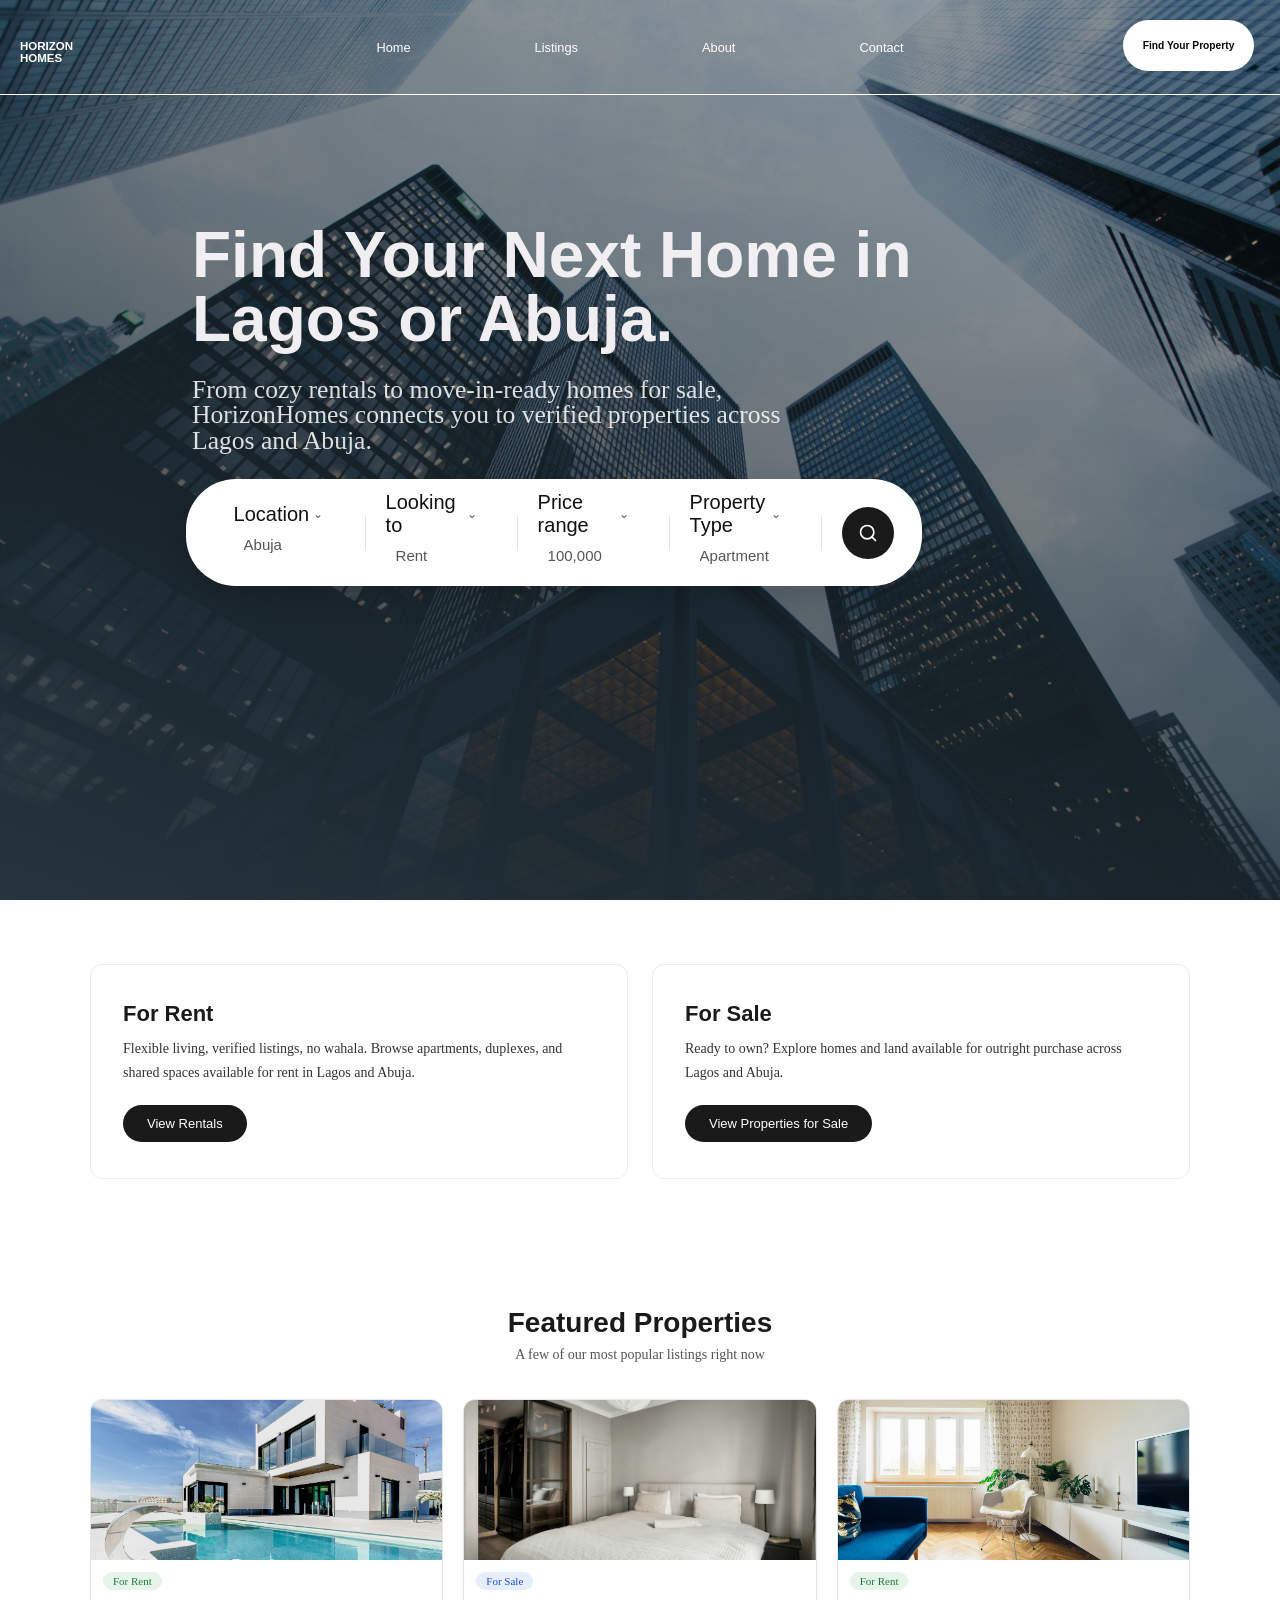
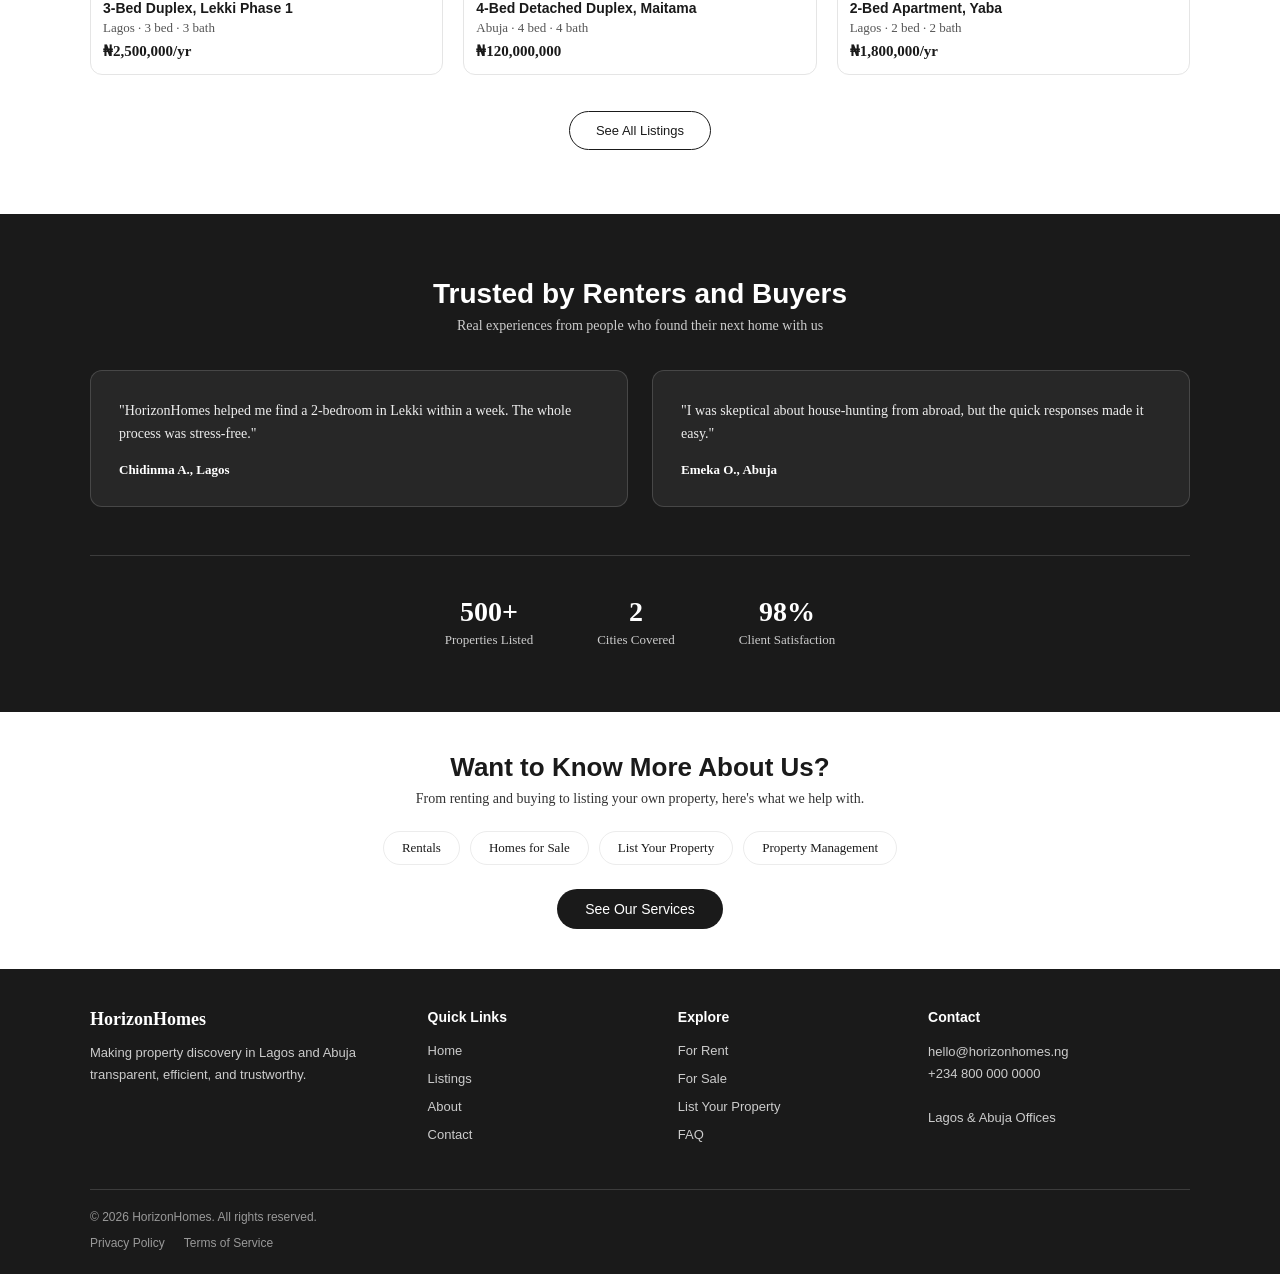
<file: index.html>
<!DOCTYPE html>
<html lang="en">

<head>
    <meta charset="UTF-8">
    <meta name="viewport" content="width=, initial-scale=1.0">
    <link rel="stylesheet" href="./css/homepage.css">
    <title>HorizonHomes-Home Page</title>
</head>

<body>
 <span>
        <i class="totop" id="totop">top</i>
    </span>

    <section class="hero">
    <header>
        <nav class="navbar">
            <h4 class="logo">HORIZON <br>
                HOMES
            </h4>
            <ul class="nav-links">
                <li><a href="./index.html">Home</a></li>
                <li><a href="./listing.html">Listings </a></li>
                <li><a href="./About.html">About</a></li>
                <li><a href="./contact.html">Contact</a></li>
                </ul>
                    <button class="cta1">
                        <h4>Find Your Property</h4>
                    </button>
                
            
             
            <div class="hamburger">
        ☰
    </div>
        </nav>
 </header>
 <div class="hero-txt">
        <h1 class="hero-header">
            Find Your Next Home in <br>
            Lagos or Abuja.
        </h1>
        <p class="hero-sub">
            From cozy rentals to move-in-ready homes for sale, <br>
            HorizonHomes connects you to verified properties across <br>
            Lagos and Abuja.
        </p>
    </div>

   <div class="hh-search-bar">

  <div class="hh-field">
    <span class="hh-label">Location</span>
    <select class="hh-select">
      <option>Abuja</option>
      <option>Lagos</option>
    </select>
  </div>

  <span class="hh-divider"></span>

  <div class="hh-field">
    <span class="hh-label">Looking to</span>
    <select class="hh-select">
      <option>Rent</option>
      <option>Buy</option>
    </select>
  </div>

  <span class="hh-divider"></span>

  <div class="hh-field">
    <span class="hh-label">Price range</span>
    <select class="hh-select">
      <option>100,000</option>
      <option>500,000</option>
      <option>1,000,000+</option>
    </select>
  </div>

  <span class="hh-divider"></span>

  <div class="hh-field">
    <span class="hh-label">Property Type</span>
    <select class="hh-select">
      <option>Apartment</option>
      <option>Duplex</option>
      <option>Bungalow</option>
    </select>
  </div>

   <span class="hh-divider"></span>

  <button class="hh-search-btn" aria-label="Search">
    <svg width="20" height="20" viewBox="0 0 24 24" fill="none" stroke="white" stroke-width="2" stroke-linecap="round" stroke-linejoin="round">
      <circle cx="11" cy="11" r="8"></circle>
      <line x1="21" y1="21" x2="16.65" y2="16.65"></line>
    </svg>
  </button>

</div> 
   </section>


<section class="">

</section>

 <!-- RENT VS SALE SPLIT -->
  <section class="split-section">
    <div class="split-card">
      <h3>For Rent</h3>
      <p>Flexible living, verified listings, no wahala. Browse apartments, duplexes, and shared spaces available for rent in Lagos and Abuja.</p>
      <a href="./listing.html"><button class="split-btn">View Rentals</button></a>
    </div>
    <div class="split-card">
      <h3>For Sale</h3>
      <p>Ready to own? Explore homes and land available for outright purchase across Lagos and Abuja.</p>
      <a href="./listing.html"><button class="split-btn">View Properties for Sale</button></a>
    </div>
  </section>
 
  <!-- FEATURED LISTINGS -->
  <section class="featured-section">
    <div class="section-heading">
      <h2>Featured Properties</h2>
      <p>A few of our most popular listings right now</p>
    </div>
 
    <div class="listings-grid">
 
      <div class="property-card">
        <div class="card-image"><img src="./img/frames-for-your-heart-mR1CIDduGLc-unsplash.jpg" alt=""></div>
        <span class="tag tag-rent">For Rent</span>
        <h4>3-Bed Duplex, Lekki Phase 1</h4>
        <p class="location">Lagos · 3 bed · 3 bath</p>
        <p class="price">₦2,500,000/yr</p>
      </div>
 
      <div class="property-card">
        <div class="card-image"><img src="./img/lisa-anna-jOwMUVF8g-4-unsplash.jpg" alt=""></div>
        <span class="tag tag-sale">For Sale</span>
        <h4>4-Bed Detached Duplex, Maitama</h4>
        <p class="location">Abuja · 4 bed · 4 bath</p>
        <p class="price">₦120,000,000</p>
      </div>
 
      <div class="property-card">
        <div class="card-image"><img src="./img/jarek-ceborski-jn7uVeCdf6U-unsplash.jpg" alt=""></div>
        <span class="tag tag-rent">For Rent</span>
        <h4>2-Bed Apartment, Yaba</h4>
        <p class="location">Lagos · 2 bed · 2 bath</p>
        <p class="price">₦1,800,000/yr</p>
      </div>
 
    </div>
 
    <div class="see-all-wrap">
      <a href="./listing.html"><button class="see-all-btn">See All Listings</button></a>
    </div>
  </section>

 
  <!-- TESTIMONIALS -->
  <section class="testimonial-section">
    <div class="testimonial-inner">
      <div class="section-heading">
        <h2>Trusted by Renters and Buyers</h2>
        <p>Real experiences from people who found their next home with us</p>
      </div>
 
      <div class="testimonial-grid">
        <div class="testimonial-card">
          <p>"HorizonHomes helped me find a 2-bedroom in Lekki within a week. The whole process was stress-free."</p>
          <span>Chidinma A., Lagos</span>
        </div>
        <div class="testimonial-card">
          <p>"I was skeptical about house-hunting from abroad, but the quick responses made it easy."</p>
          <span>Emeka O., Abuja</span>
        </div>
      </div>
 
      <div class="stats-bar">
        <div class="stat">
          <div class="number">500+</div>
          <div class="label">Properties Listed</div>
        </div>
        <div class="stat">
          <div class="number">2</div>
          <div class="label">Cities Covered</div>
        </div>
        <div class="stat">
          <div class="number">98%</div>
          <div class="label">Client Satisfaction</div>
        </div>
      </div>
    </div>
  </section>
 
  <!-- SERVICES SECTION -->
<section class="services-teaser">
  <div class="teaser-inner">
    <div class="teaser-text">
      <h2>Want to Know More About Us?</h2>
      <p>From renting and buying to listing your own property, here's what we help with.</p>
    </div>

    <div class="teaser-tags">
      <span class="teaser-tag">Rentals</span>
      <span class="teaser-tag">Homes for Sale</span>
      <span class="teaser-tag">List Your Property</span>
      <span class="teaser-tag">Property Management</span>
    </div>

    <a href="./services.html"><button class="teaser-btn">See Our Services</button></a>
  </div>
</section>
<!-- SERVICE ENDS HERE -->
 
  <!-- FOOTER -->
  <footer class="site-footer">
    <div class="footer-grid">
 
      <div class="footer-col">
        <div class="footer-logo">HorizonHomes</div>
        <p>Making property discovery in Lagos and Abuja transparent, efficient, and trustworthy.</p>
      </div>
 
      <div class="footer-col">
        <h4>Quick Links</h4>
        <ul>
          <li><a href="#">Home</a></li>
          <li><a href="#">Listings</a></li>
          <li><a href="#">About</a></li>
          <li><a href="#">Contact</a></li>
        </ul>
      </div>
 
      <div class="footer-col">
        <h4>Explore</h4>
        <ul>
          <li><a href="#">For Rent</a></li>
          <li><a href="#">For Sale</a></li>
          <li><a href="#">List Your Property</a></li>
          <li><a href="#">FAQ</a></li>
        </ul>
      </div>
 
      <div class="footer-col">
        <h4>Contact</h4>
        <p>hello@horizonhomes.ng<br>+234 800 000 0000<br><br>Lagos &amp; Abuja Offices</p>
      </div>
 
    </div>
 
    <div class="footer-bottom">
      <span>&copy; 2026 HorizonHomes. All rights reserved.</span>
      <div>
        <a href="#">Privacy Policy</a>
        <a href="#">Terms of Service</a>
      </div>
    </div>
  </footer>


  <script src="./js/homepage.js"></script>
</body>

</html>
</file>
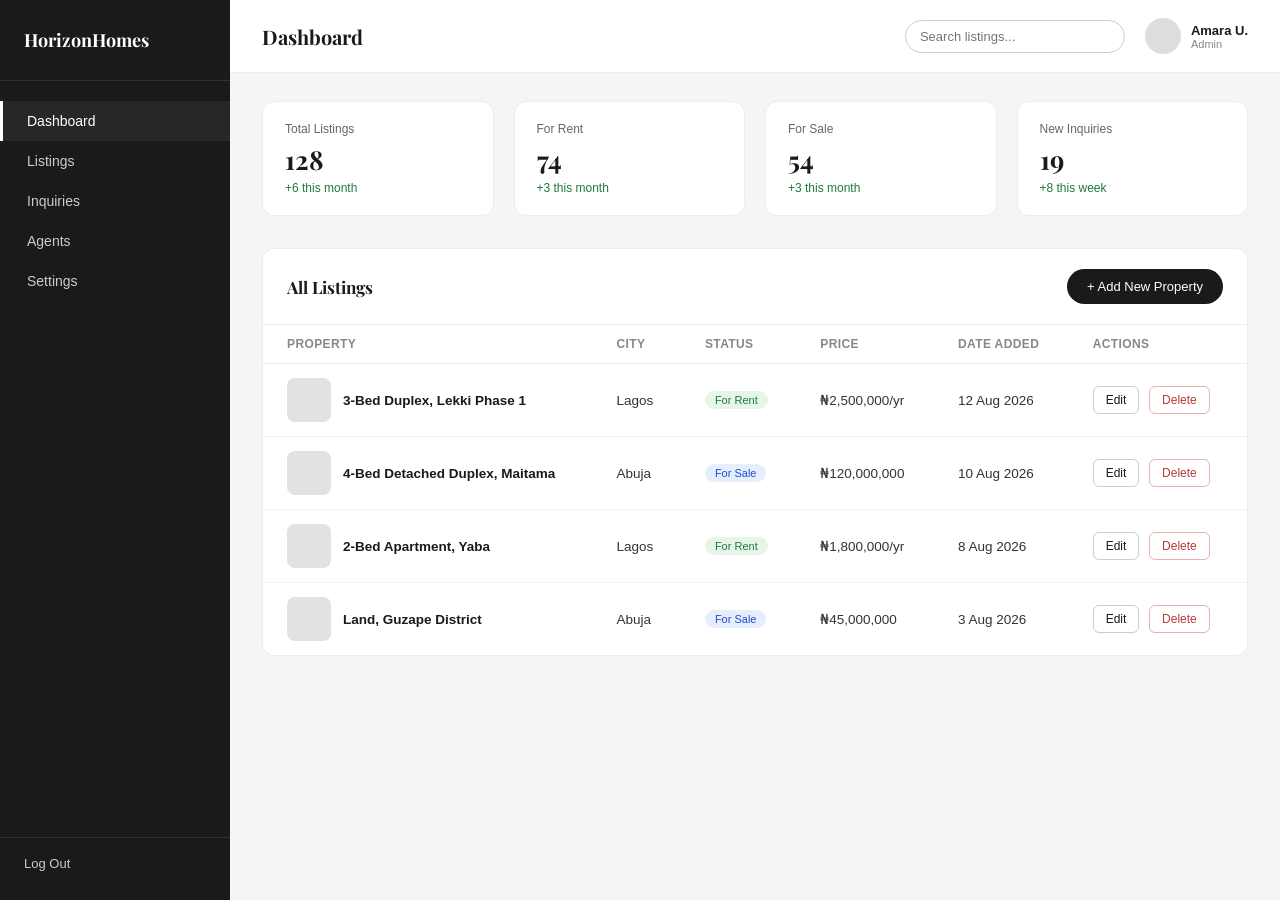
<file: adminpage/index.html>
<!DOCTYPE html>
<html lang="en">
<head>
<meta charset="UTF-8">
<meta name="viewport" content="width=device-width, initial-scale=1.0">
<title>HorizonHomes — Admin Dashboard</title>
<link rel="preconnect" href="https://fonts.googleapis.com">
<link rel="preconnect" href="https://fonts.gstatic.com" crossorigin>
<link href="https://fonts.googleapis.com/css2?family=Playfair+Display:wght@600;700&display=swap" rel="stylesheet">
<link rel="stylesheet" href="adminpage.css">
</head>
<body>

  <div class="admin-layout">

    <!-- SIDEBAR -->
    <aside class="sidebar">
      <div class="sidebar-logo">HorizonHomes</div>
      <ul class="sidebar-nav">
        <li><a href="#" class="active"><span class="label">Dashboard</span></a></li>
        <li><a href="./listingpage.html"><span class="label">Listings</span></a></li>
        <li><a href="#"><span class="label">Inquiries</span></a></li>
        <li><a href="#"><span class="label">Agents</span></a></li>
        <li><a href="#"><span class="label">Settings</span></a></li>
      </ul>
      <div class="sidebar-bottom">
        <a href="#">Log Out</a>
      </div>
    </aside>

    <!-- MAIN AREA -->
    <div class="main-area">

      <!-- TOP BAR -->
      <div class="topbar">
        <h1>Dashboard</h1>
        <div class="topbar-right">
          <div class="topbar-search">
            <input type="text" placeholder="Search listings...">
          </div>
          <div class="admin-profile">
            <div class="admin-avatar"></div>
            <div>
              <div class="admin-name">Amara U.</div>
              <div class="admin-role">Admin</div>
            </div>
          </div>
        </div>
      </div>

      <!-- CONTENT -->
      <div class="content">

        <!-- STATS -->
        <div class="stats-row">
          <div class="stat-card">
            <div class="label">Total Listings</div>
            <div class="value">128</div>
            <div class="delta">+6 this month</div>
          </div>
          <div class="stat-card">
            <div class="label">For Rent</div>
            <div class="value">74</div>
            <div class="delta">+3 this month</div>
          </div>
          <div class="stat-card">
            <div class="label">For Sale</div>
            <div class="value">54</div>
            <div class="delta">+3 this month</div>
          </div>
          <div class="stat-card">
            <div class="label">New Inquiries</div>
            <div class="value">19</div>
            <div class="delta">+8 this week</div>
          </div>
        </div>

        <!-- LISTINGS TABLE -->
        <div class="table-card">
          <div class="table-header">
            <h2>All Listings</h2>
            <button class="add-btn" id="openAddModal">+ Add New Property</button>
          </div>

          <table>
            <thead>
              <tr>
                <th>Property</th>
                <th>City</th>
                <th>Status</th>
                <th>Price</th>
                <th>Date Added</th>
                <th>Actions</th>
              </tr>
            </thead>
            <tbody id="listingsBody">
              <tr>
                <td>
                  <div class="row-title-wrap">
                    <span class="row-thumb"></span>
                    <span class="row-title">3-Bed Duplex, Lekki Phase 1</span>
                  </div>
                </td>
                <td>Lagos</td>
                <td><span class="tag tag-rent">For Rent</span></td>
                <td>₦2,500,000/yr</td>
                <td>12 Aug 2026</td>
                <td>
                  <button class="action-btn">Edit</button>
                  <button class="action-btn delete">Delete</button>
                </td>
              </tr>
              <tr>
                <td>
                  <div class="row-title-wrap">
                    <span class="row-thumb"></span>
                    <span class="row-title">4-Bed Detached Duplex, Maitama</span>
                  </div>
                </td>
                <td>Abuja</td>
                <td><span class="tag tag-sale">For Sale</span></td>
                <td>₦120,000,000</td>
                <td>10 Aug 2026</td>
                <td>
                  <button class="action-btn">Edit</button>
                  <button class="action-btn delete">Delete</button>
                </td>
              </tr>
              <tr>
                <td>
                  <div class="row-title-wrap">
                    <span class="row-thumb"></span>
                    <span class="row-title">2-Bed Apartment, Yaba</span>
                  </div>
                </td>
                <td>Lagos</td>
                <td><span class="tag tag-rent">For Rent</span></td>
                <td>₦1,800,000/yr</td>
                <td>8 Aug 2026</td>
                <td>
                  <button class="action-btn">Edit</button>
                  <button class="action-btn delete">Delete</button>
                </td>
              </tr>
              <tr>
                <td>
                  <div class="row-title-wrap">
                    <span class="row-thumb"></span>
                    <span class="row-title">Land, Guzape District</span>
                  </div>
                </td>
                <td>Abuja</td>
                <td><span class="tag tag-sale">For Sale</span></td>
                <td>₦45,000,000</td>
                <td>3 Aug 2026</td>
                <td>
                  <button class="action-btn">Edit</button>
                  <button class="action-btn delete">Delete</button>
                </td>
              </tr>
            </tbody>
          </table>
        </div>

      </div>
    </div>
  </div>

  <!-- ADD PROPERTY MODAL -->
  <div class="modal-overlay" id="addModal" style="display:none; position:fixed; top:0; left:0; width:100%; height:100%; background:rgba(0,0,0,0.6); align-items:center; justify-content:center; z-index:1000;">
    <div style="background:#fff; border-radius:12px; max-width:480px; width:90%; max-height:85vh; overflow-y:auto; padding:28px; position:relative;">
      <button id="closeAddModal" style="position:absolute; top:14px; right:16px; background:none; border:none; font-size:22px; cursor:pointer; color:#1a1a1a;">&times;</button>
      <h2 style="font-size:19px; margin-bottom:18px; color:#1a1a1a;">Add New Property</h2>

      <div style="margin-bottom:12px;">
        <label style="display:block; font-size:13px; font-weight:600; margin-bottom:5px;">Property Title</label>
        <input type="text" placeholder="e.g. 3-Bed Duplex, Lekki Phase 1" style="width:100%; padding:9px 10px; border:1px solid #ccc; border-radius:6px; font-size:13px;">
      </div>

      <div style="display:grid; grid-template-columns:1fr 1fr; gap:12px; margin-bottom:12px;">
        <div>
          <label style="display:block; font-size:13px; font-weight:600; margin-bottom:5px;">City</label>
          <select style="width:100%; padding:9px 10px; border:1px solid #ccc; border-radius:6px; font-size:13px;">
            <option>Lagos</option>
            <option>Abuja</option>
          </select>
        </div>
        <div>
          <label style="display:block; font-size:13px; font-weight:600; margin-bottom:5px;">Status</label>
          <select style="width:100%; padding:9px 10px; border:1px solid #ccc; border-radius:6px; font-size:13px;">
            <option>For Rent</option>
            <option>For Sale</option>
          </select>
        </div>
      </div>

      <div style="margin-bottom:12px;">
        <label style="display:block; font-size:13px; font-weight:600; margin-bottom:5px;">Price</label>
        <input type="text" placeholder="e.g. ₦2,500,000" style="width:100%; padding:9px 10px; border:1px solid #ccc; border-radius:6px; font-size:13px;">
      </div>

      <div style="margin-bottom:18px;">
        <label style="display:block; font-size:13px; font-weight:600; margin-bottom:5px;">Description</label>
        <textarea placeholder="Brief property description..." style="width:100%; padding:9px 10px; border:1px solid #ccc; border-radius:6px; font-size:13px; min-height:80px; resize:vertical;"></textarea>
      </div>

      <button style="width:100%; background:#1a1a1a; color:#fff; border:none; padding:12px; border-radius:30px; font-size:14px; cursor:pointer;">Save Property</button>
    </div>
  </div>

  <script>
    // Open/close the Add Property modal
    const addModal = document.getElementById('addModal');
    document.getElementById('openAddModal').addEventListener('click', () => {
      addModal.style.display = 'flex';
    });
    document.getElementById('closeAddModal').addEventListener('click', () => {
      addModal.style.display = 'none';
    });
    addModal.addEventListener('click', (e) => {
      if (e.target === addModal) addModal.style.display = 'none';
    });

    // Delete row (demo — just removes the row visually)
    document.querySelectorAll('.action-btn.delete').forEach(btn => {
      btn.addEventListener('click', () => {
        if (confirm('Remove this listing?')) {
          btn.closest('tr').remove();
        }
      });
    });

    // Simple search filter across the listings table
    document.querySelector('.topbar-search input').addEventListener('input', (e) => {
      const term = e.target.value.toLowerCase();
      document.querySelectorAll('#listingsBody tr').forEach(row => {
        const title = row.querySelector('.row-title').textContent.toLowerCase();
        row.style.display = title.includes(term) ? '' : 'none';
      });
    });
  </script>

</body>
</html>
</file>
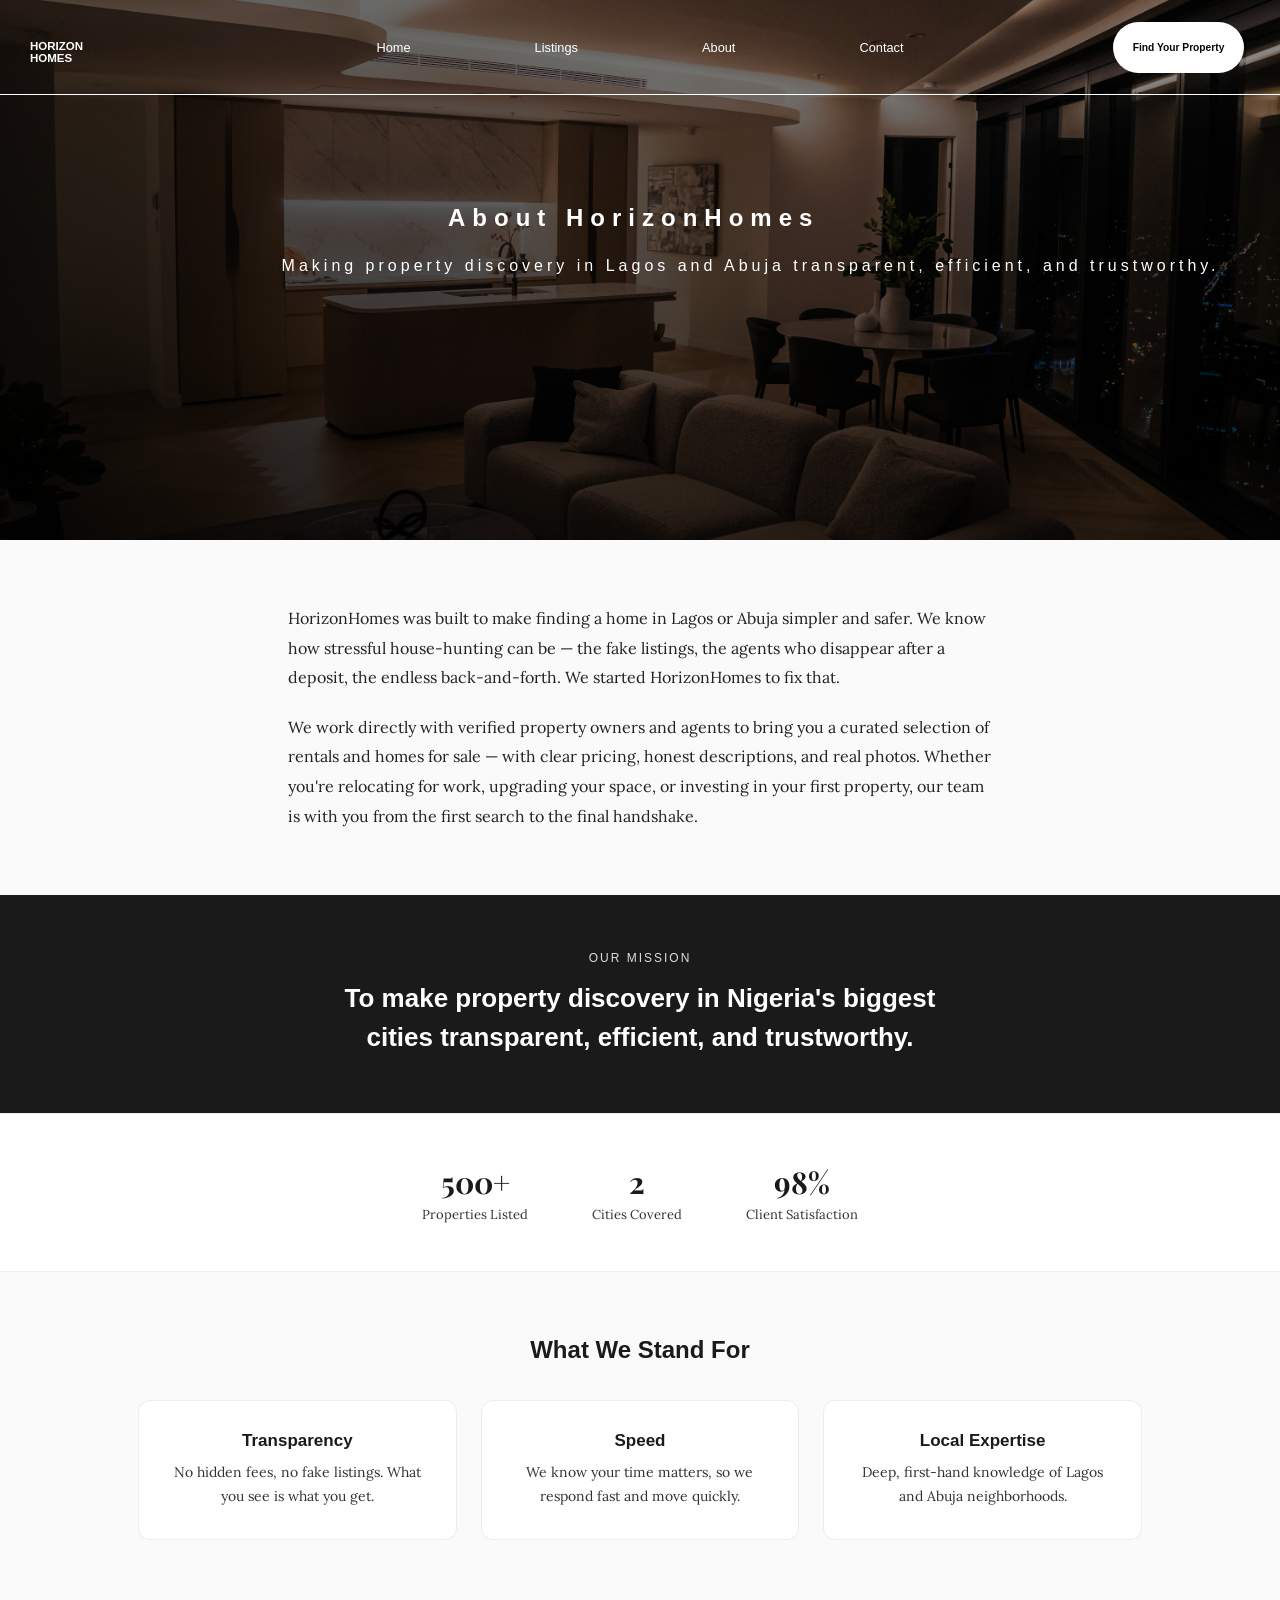
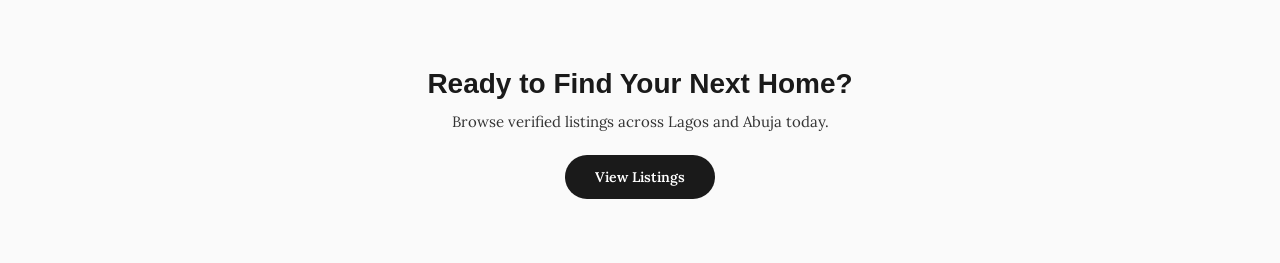
<file: About.html>
<!DOCTYPE html>
<html lang="en">
<head>
<meta charset="UTF-8">
<meta name="viewport" content="width=device-width, initial-scale=1.0">
<title>HorizonHomes — About</title>
<!-- <link rel="preconnect" href="https://fonts.googleapis.com">
<link rel="preconnect" href="https://fonts.gstatic.com" crossorigin> -->
<link rel="stylesheet" href="./css/about.css">
<link href="https://fonts.googleapis.com/css2?family=Playfair+Display:wght@600;700&family=Lora:wght@400;500;600&display=swap" rel="stylesheet">

  
  



</head>
<body>

  <!-- NAVBAR -->

    <span>
   <i class="totop" id="totop">top</i>
</span>

    <section class="hero">
        <nav class="navbar">
            <h4 class="logo">HORIZON <br>
                HOMES
            </h4>
            <ul class="nav-links">
                <li><a href="./homepage.html">Home</a></li>
                <li><a href="./listing.html">Listings</a></li>
                <li><a href="./About.html">About</a></li>
                <li><a href="./contact.html">Contact</a></li>
            </ul>
            <button class="cta1">
                <h4>Find Your Property</h4>
            </button>
        </nav>

        <div class="hero-header">
            <h1 class="hero-txt">
               About HorizonHomes
            </h1>
            <p>Making property discovery in Lagos and Abuja transparent, efficient, and trustworthy.</p>
          </div>
    </section>

  <!-- STORY -->
  <section class="story-section">
    <p>HorizonHomes was built to make finding a home in Lagos or Abuja simpler and safer. We know how stressful house-hunting can be — the fake listings, the agents who disappear after a deposit, the endless back-and-forth. We started HorizonHomes to fix that.</p>
    <p>We work directly with verified property owners and agents to bring you a curated selection of rentals and homes for sale — with clear pricing, honest descriptions, and real photos. Whether you're relocating for work, upgrading your space, or investing in your first property, our team is with you from the first search to the final handshake.</p>
  </section>

  <!-- MISSION -->
  <section class="mission-band">
    <span>Our Mission</span>
    <h2>To make property discovery in Nigeria's biggest cities transparent, efficient, and trustworthy.</h2>
  </section>

  <!-- STATS -->
  <div class="stats-bar">
    <div class="stat">
      <div class="number">500+</div>
      <div class="label">Properties Listed</div>
    </div>
    <div class="stat">
      <div class="number">2</div>
      <div class="label">Cities Covered</div>
    </div>
    <div class="stat">
      <div class="number">98%</div>
      <div class="label">Client Satisfaction</div>
    </div>
  </div>

  <!-- VALUES -->
  <section class="values-section">
    <h3>What We Stand For</h3>
    <div class="values-grid">

      <div class="value-card">
        <h4>Transparency</h4>
        <p>No hidden fees, no fake listings. What you see is what you get.</p>
      </div>

      <div class="value-card">
        <h4>Speed</h4>
        <p>We know your time matters, so we respond fast and move quickly.</p>
      </div>

      <div class="value-card">
        <h4>Local Expertise</h4>
        <p>Deep, first-hand knowledge of Lagos and Abuja neighborhoods.</p>
      </div>

    </div>
  </section>

  <!-- CTA -->
  <section class="about-cta">
    <h2>Ready to Find Your Next Home?</h2>
    <p>Browse verified listings across Lagos and Abuja today.</p>
    <button class="cta-btn">View Listings</button>
  </section>

</body>
</html>
</file>
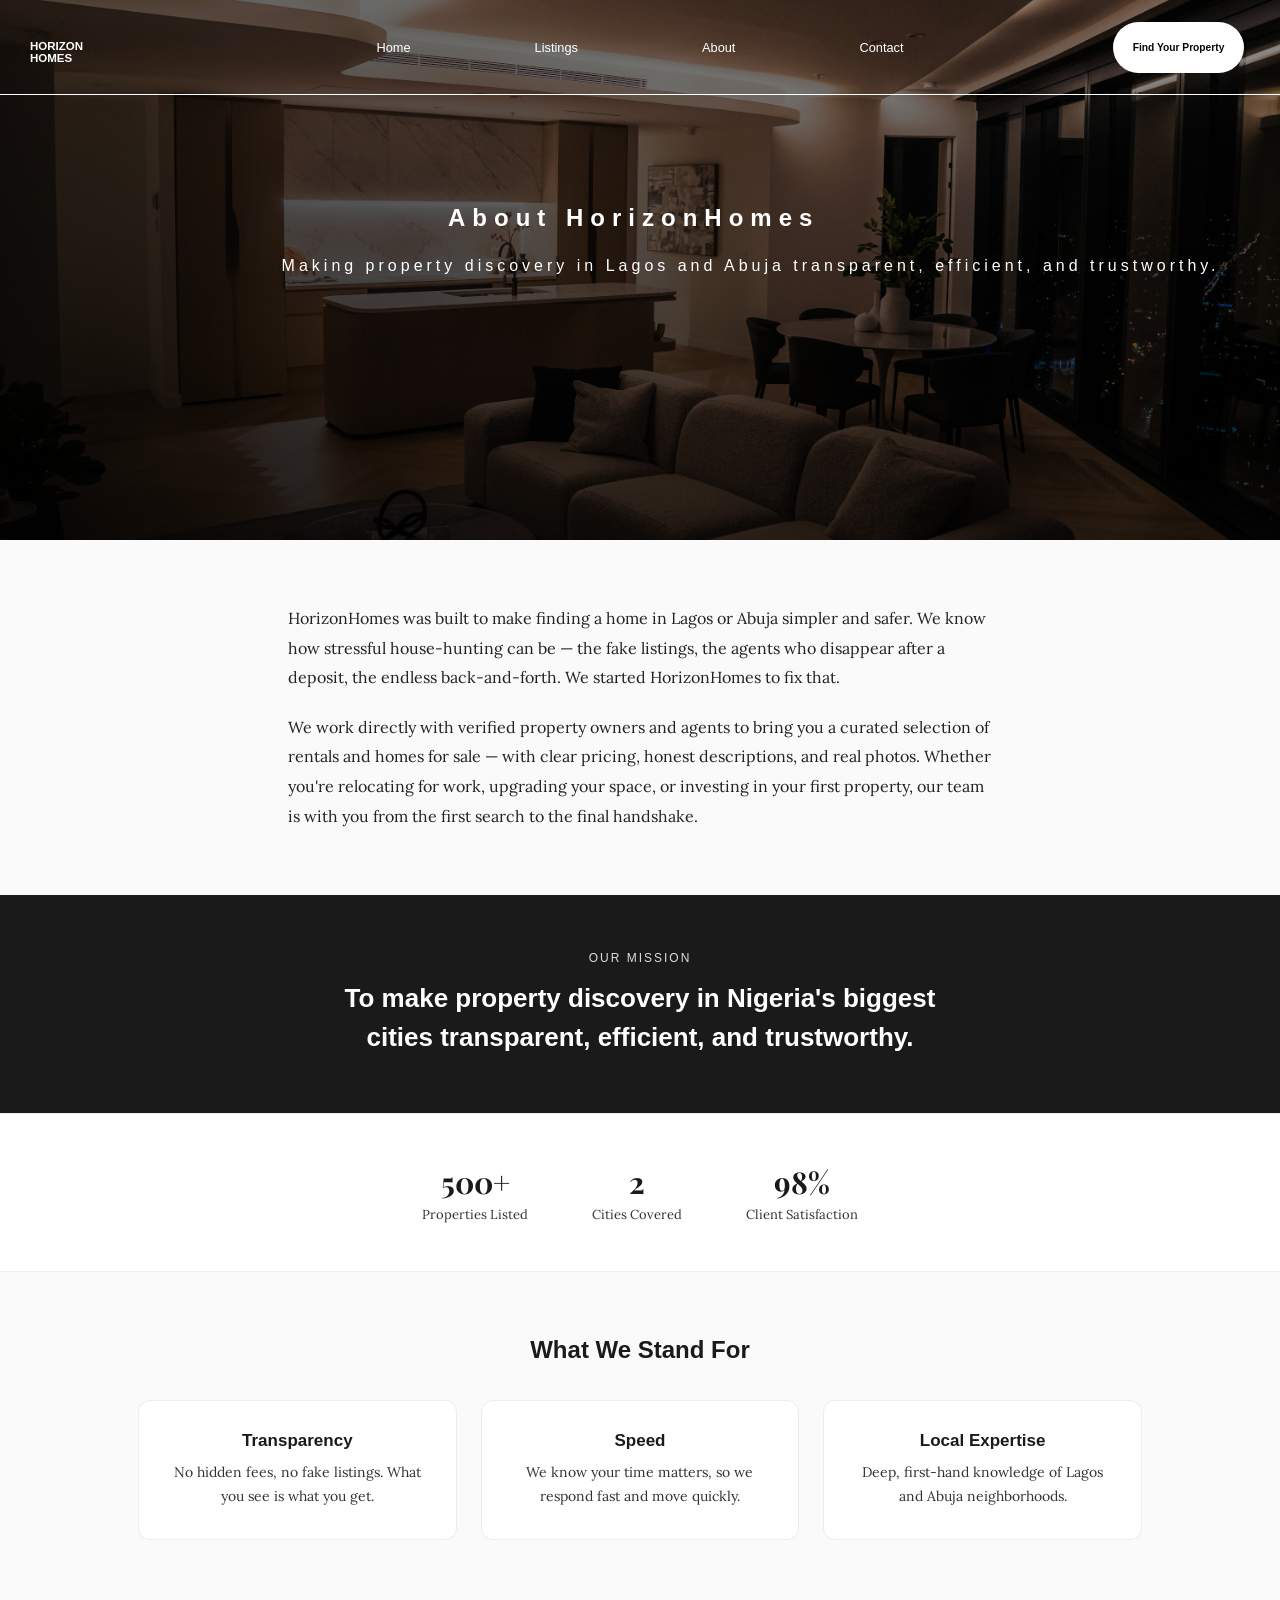
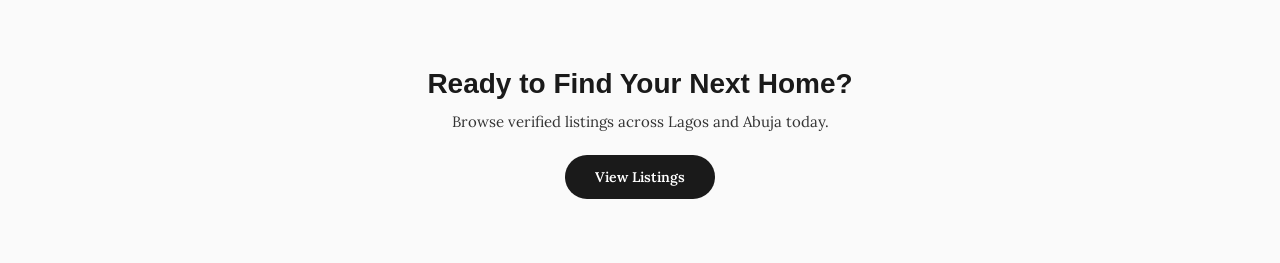
<file: about.html>
<!DOCTYPE html>
<html lang="en">
<head>
<meta charset="UTF-8">
<meta name="viewport" content="width=device-width, initial-scale=1.0">
<title>HorizonHomes — About</title>
<!-- <link rel="preconnect" href="https://fonts.googleapis.com">
<link rel="preconnect" href="https://fonts.gstatic.com" crossorigin> -->
<link rel="stylesheet" href="./css/about.css">
<link href="https://fonts.googleapis.com/css2?family=Playfair+Display:wght@600;700&family=Lora:wght@400;500;600&display=swap" rel="stylesheet">
</head>
<body>

  <!-- NAVBAR -->

    <span>
   <i class="totop" id="totop">top</i>
</span>

    <section class="hero">
        <nav class="navbar">
            <h4 class="logo">HORIZON <br>
                HOMES
            </h4>
            <ul class="nav-links">
                <li><a href="./index.html">Home</a></li>
                <li><a href="./listing.html">Listings</a></li>
                <li><a href="./About.html">About</a></li>
                <li><a href="./contact.html">Contact</a></li>
            </ul>
            <button class="cta1">
                <h4>Find Your Property</h4>
            </button>
        </nav>

        <div class="hero-header">
            <h1 class="hero-txt">
               About HorizonHomes
            </h1>
            <p>Making property discovery in Lagos and Abuja transparent, efficient, and trustworthy.</p>
          </div>
    </section>

  <!-- STORY -->
  <section class="story-section">
    <p>HorizonHomes was built to make finding a home in Lagos or Abuja simpler and safer. We know how stressful house-hunting can be — the fake listings, the agents who disappear after a deposit, the endless back-and-forth. We started HorizonHomes to fix that.</p>
    <p>We work directly with verified property owners and agents to bring you a curated selection of rentals and homes for sale — with clear pricing, honest descriptions, and real photos. Whether you're relocating for work, upgrading your space, or investing in your first property, our team is with you from the first search to the final handshake.</p>
  </section>

  <!-- MISSION -->
  <section class="mission-band">
    <span>Our Mission</span>
    <h2>To make property discovery in Nigeria's biggest cities transparent, efficient, and trustworthy.</h2>
  </section>

  <!-- STATS -->
  <div class="stats-bar">
    <div class="stat">
      <div class="number">500+</div>
      <div class="label">Properties Listed</div>
    </div>
    <div class="stat">
      <div class="number">2</div>
      <div class="label">Cities Covered</div>
    </div>
    <div class="stat">
      <div class="number">98%</div>
      <div class="label">Client Satisfaction</div>
    </div>
  </div>

  <!-- VALUES -->
  <section class="values-section">
    <h3>What We Stand For</h3>
    <div class="values-grid">

      <div class="value-card">
        <h4>Transparency</h4>
        <p>No hidden fees, no fake listings. What you see is what you get.</p>
      </div>

      <div class="value-card">
        <h4>Speed</h4>
        <p>We know your time matters, so we respond fast and move quickly.</p>
      </div>

      <div class="value-card">
        <h4>Local Expertise</h4>
        <p>Deep, first-hand knowledge of Lagos and Abuja neighborhoods.</p>
      </div>

    </div>
  </section>

  <!-- CTA -->
  <section class="about-cta">
    <h2>Ready to Find Your Next Home?</h2>
    <p>Browse verified listings across Lagos and Abuja today.</p>
    <button class="cta-btn">View Listings</button>
  </section>

  <script src="./js/about.js"></script>
</body>
</html>
</file>
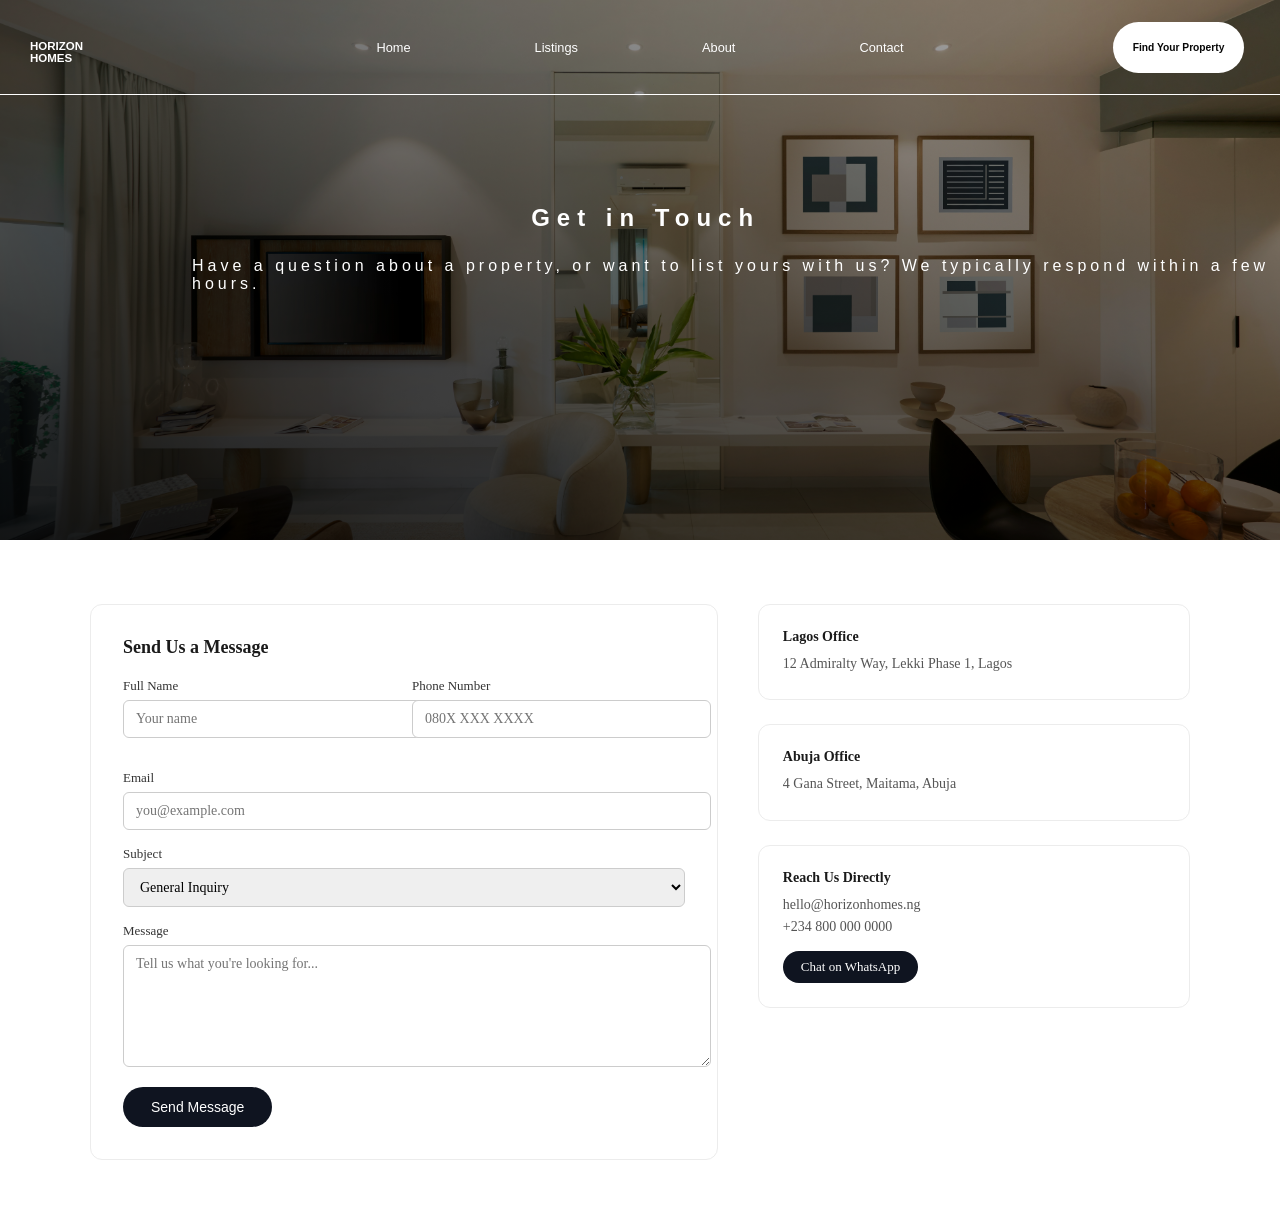
<file: contact.html>
<!DOCTYPE html>
<html lang="en">
<head>
<meta charset="UTF-8">
<meta name="viewport" content="width=device-width, initial-scale=1.0">
<link rel="stylesheet" href="./css/contact.css">
<title>HorizonHomes — Contact</title>
 </head>
<body>

    <span>
        <i class="totop" id="totop">top</i>
    </span>

    <section class="hero">
        <header>
            <nav class="navbar">
                <h4 class="logo">HORIZON <br>
                    HOMES
                </h4>
                <ul class="nav-links">
                    <li><a href="./index.html">Home</a></li>
                    <li><a href="./listing.html">Listings </a></li>
                    <li><a href="./About.html">About</a></li>
                    <li><a href="./contact.html">Contact</a></li>
                    <div class="indicator"></div>
                </ul>
                <button class="cta1">
                    <h4>Find Your Property</h4>
                </button>
            </nav>

              <div class="hero-header">
      <h1 class="hero-txt">Get in Touch</h1>
      <p>Have a question about a property, or want to list yours with us? We typically respond within a few hours.</p>
    </div>
        </header>
    </section>

  
  

  <!-- CONTACT SECTION -->
  <section class="contact-section">

    <form class="contact-form">
      <h3>Send Us a Message</h3>

      <div class="form-row">
        <div class="form-group">
          <label for="name">Full Name</label>
          <input type="text" id="name" placeholder="Your name">
        </div>
        
        <div class="form-group">
          <label for="phone">Phone Number</label>
          <input type="tel" id="phone" placeholder="080X XXX XXXX">
        </div>
      </div>

      <div class="form-group">
        <label for="email">Email</label>
        <input type="email" id="email" placeholder="you@example.com">
      </div>

      <div class="form-group">
        <label for="subject">Subject</label>
        <select id="subject">
          <option>General Inquiry</option>
          <option>Property Inquiry</option>
          <option>List My Property</option>
        </select>
      </div>

      <div class="form-group">
        <label for="message">Message</label>
        <textarea id="message" placeholder="Tell us what you're looking for..."></textarea>
      </div>

      <button type="button" class="submit-btn">Send Message</button>
    </form>

    <div class="contact-details">

      <div class="detail-card">
        <h4>Lagos Office</h4>
        <p>12 Admiralty Way, Lekki Phase 1, Lagos</p>
      </div>

      <div class="detail-card">
        <h4>Abuja Office</h4>
        <p>4 Gana Street, Maitama, Abuja</p>
      </div>

      <div class="detail-card">
        <h4>Reach Us Directly</h4>
        <p>hello@horizonhomes.ng<br>+234 800 000 0000</p>
        <a href="#" class="whatsapp-btn">Chat on WhatsApp</a>
      </div>

    </div>

  </section>
<script src="./js/contact.js"></script>
</body>
</html>
</file>
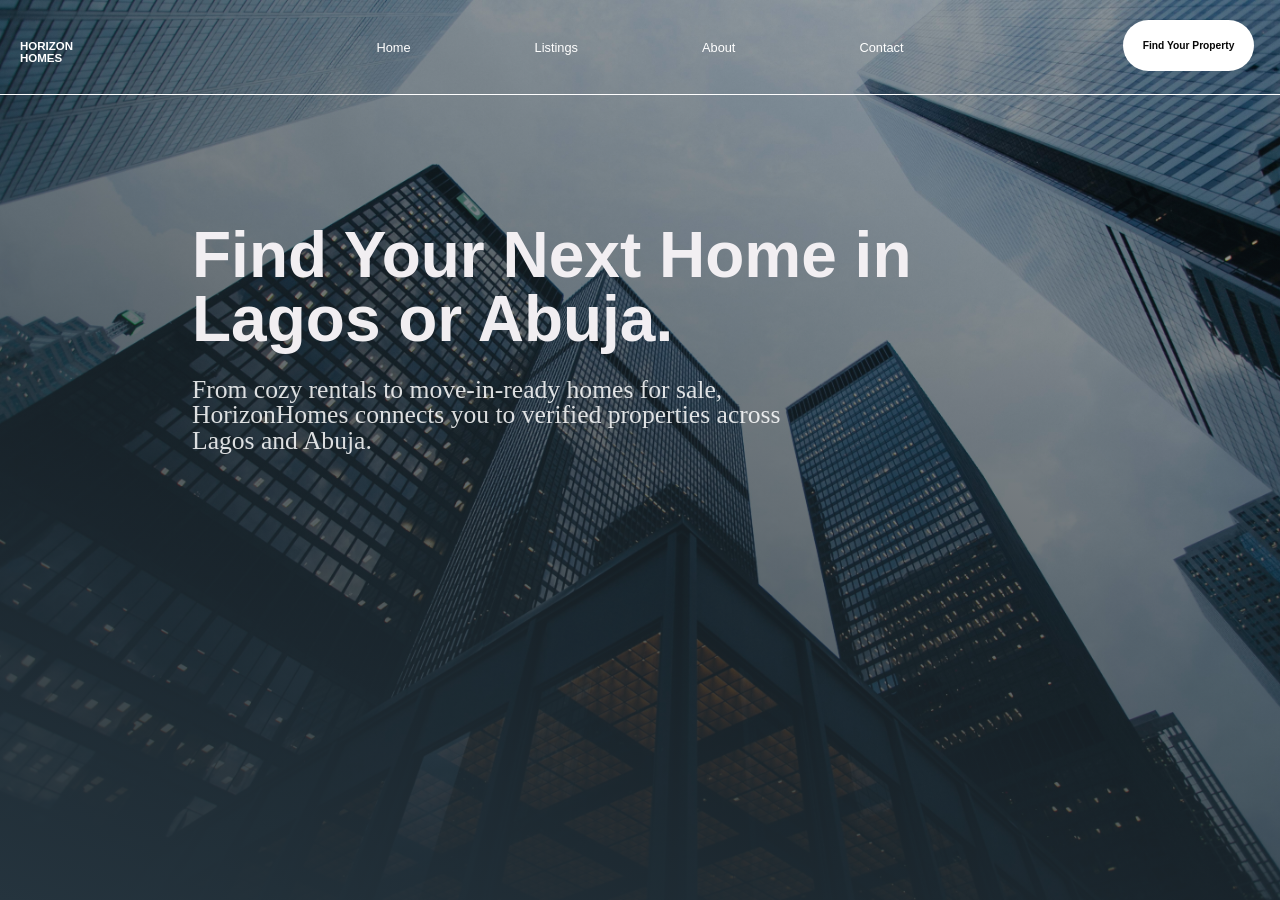
<file: homepage.html>
<!DOCTYPE html>
<html lang="en">

<head>
    <meta charset="UTF-8">
    <meta name="viewport" content="width=, initial-scale=1.0">
    <link rel="stylesheet" href="./css/homepage.css">
    <title>HorizonHomes-Home Page</title>
</head>

<body>
    <section class="hero">
    <header>
        <nav class="navbar">
            <h4 class="logo">HORIZON <br>
                HOMES
            </h4>
            <ul class="nav-links">
                <li><a href="./homepage.html">Home</a></li>
                <li><a href="./listing.html">Listings </a></li>
                <li><a href="./About.html">About</a></li>
                <li><a href="./contact.html">Contact</a></li>
            </ul>
            <button class="cta1">
                <h4>Find Your Property</h4>
            </button>
        </nav>
 </header>
 <div class="hero-txt">
        <h1 class="hero-header">
            Find Your Next Home in <br>
            Lagos or Abuja.
        </h1>
        <p class="hero-sub">
            From cozy rentals to move-in-ready homes for sale, <br>
            HorizonHomes connects you to verified properties across <br>
            Lagos and Abuja.
        </p>
    </div>

  <!-- <div class="hh-search-bar">

  <div class="hh-field">
    <span class="hh-label">Location</span>
    <select class="hh-select">
      <option>Abuja</option>
      <option>Lagos</option>
    </select>
  </div>

  <span class="hh-divider"></span>

  <div class="hh-field">
    <span class="hh-label">Looking to</span>
    <select class="hh-select">
      <option>Rent</option>
      <option>Buy</option>
    </select>
  </div>

  <span class="hh-divider"></span>

  <div class="hh-field">
    <span class="hh-label">Price range</span>
    <select class="hh-select">
      <option>100,000</option>
      <option>500,000</option>
      <option>1,000,000+</option>
    </select>
  </div>

  <span class="hh-divider"></span>

  <div class="hh-field">
    <span class="hh-label">Property Type</span>
    <select class="hh-select">
      <option>Apartment</option>
      <option>Duplex</option>
      <option>Bungalow</option>
    </select>
  </div>

   <span class="hh-divider"></span>

  <button class="hh-search-btn" aria-label="Search">
    <svg width="20" height="20" viewBox="0 0 24 24" fill="none" stroke="white" stroke-width="2" stroke-linecap="round" stroke-linejoin="round">
      <circle cx="11" cy="11" r="8"></circle>
      <line x1="21" y1="21" x2="16.65" y2="16.65"></line>
    </svg>
  </button>

</div> -->
   </section>


<section class="">

</section>

</body>

</html>
</file>
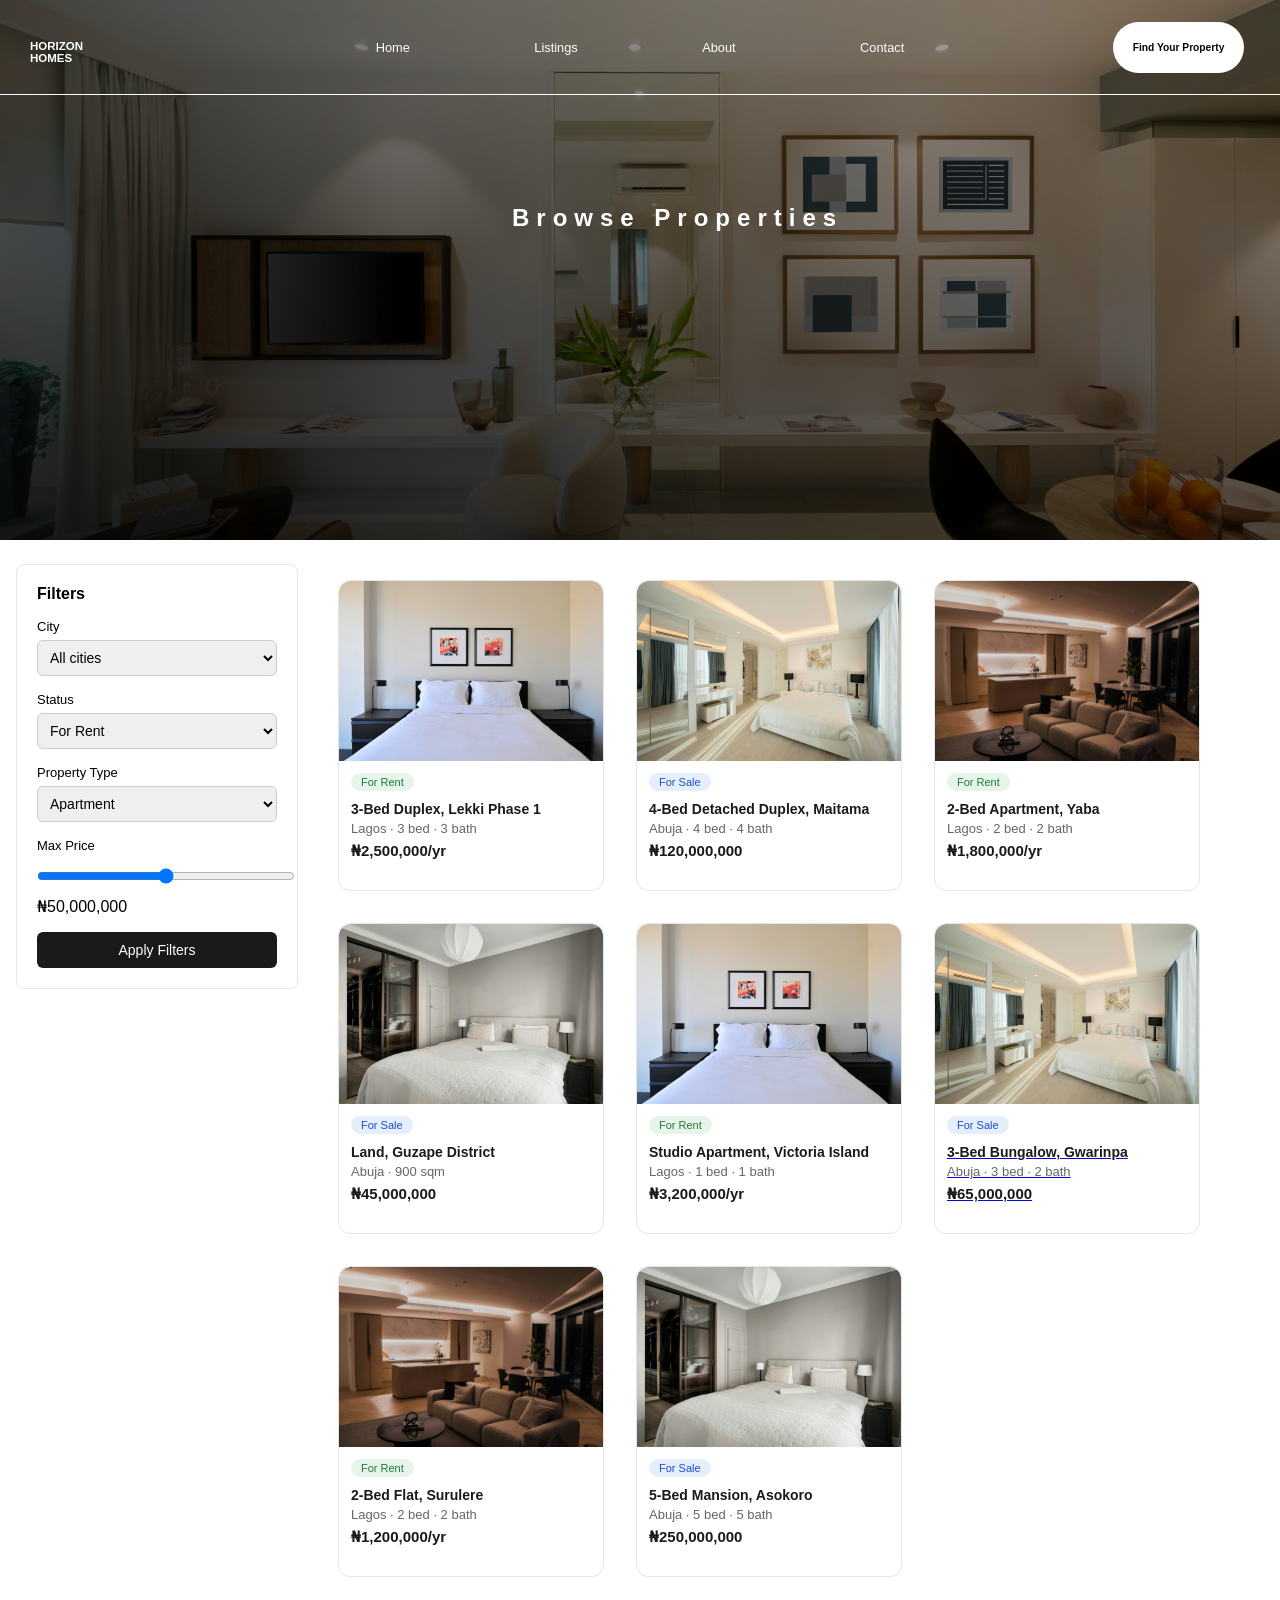
<file: listing.html>
<!DOCTYPE html>
<html lang="en">

<head>
    <meta charset="UTF-8">
    <meta name="viewport" content="width=device-width, initial-scale=1.0">
    <link rel="stylesheet" href="./css/listing.css">
    <title>HorizonHomes-Listing</title>
</head>

<body>
    <span>
        <i class="totop" id="totop">top</i>
    </span>

    <section class="hero">
        <header>
            <nav class="navbar">
                <h4 class="logo">HORIZON <br>
                    HOMES
                </h4>
                <ul class="nav-links">
                    <li><a href="./index.html">Home</a></li>
                    <li><a href="./listing.html">Listings </a></li>
                    <li><a href="./About.html">About</a></li>
                    <li><a href="./contact.html">Contact</a></li>
                    <div class="indicator"></div>
                </ul>
                <button class="cta1">
                    <h4>Find Your Property</h4>
                </button>
            </nav>
        </header>
        <div>
            <h2 class="hero-txt">Browse Properties</h2>
        </div>
    </section>

    <!-- SIDE BAR -->
     <div class="listings-page">
        <aside class="filter-sidebar">
            <h3>Filters</h3>

            <div class="filter-group">
                <label for="city">City</label>
                <select id="city">
                    <option value="">All cities</option>
                    <option value="lagos">Lagos</option>
                    <option value="abuja">Abuja</option>
                </select>
                <div class="filter-group" id="lga-group" style="display: none;">
                    <label for="lga">Local Government Area</label>
                    <select id="lga">
                        <option value="">All areas</option>
                    </select>
                </div>
            </div>

            <div class="filter-group">
                <label for="status">Status</label>
                <select name="" id="status">
                    <option value="">For Rent</option>
                    <option value="">For Sale</option>
                    <option value="">All</option>
                </select>
            </div>

            <div class="filter-group">
                <label for="property">Property Type</label>
                <select name="" id="property">
                    <option value="">Apartment</option>
                    <option value="">Duplex</option>
                    <option value="">Bungalow</option>
                    <option value=""></option>
                </select>
            </div>


            <div class="filter-group">
                <label for="price">Max Price</label>
                <input type="range" id="price" min="0" max="100000000" step="500000">
                <span id="price-output">₦50,000,000</span>
            </div>

            <button class="apply-btn">Apply Filters</button>
        </aside>
        <main class="listings-grid">

            <div class="property-card">
                <div class="card-image"><img src="./img/naomi-hebert-bI1Su2hK084-unsplash.jpg" alt="Property photo"></div>
                <span class="tag tag-rent">For Rent</span>
                <h4>3-Bed Duplex, Lekki Phase 1</h4>
                <p class="location">Lagos · 3 bed · 3 bath</p>
                <p class="price">₦2,500,000/yr</p>
            </div>

            <div class="property-card">
                <div class="card-image"><img src="./img/abdul-raheem-kannath-xZ9QVT2-pNc-unsplash.jpg" alt=""></div>
                <span class="tag tag-sale">For Sale</span>
                <h4>4-Bed Detached Duplex, Maitama</h4>
                <p class="location">Abuja · 4 bed · 4 bath</p>
                <p class="price">₦120,000,000</p>
            </div>

            <div class="property-card">
                <div class="card-image"><img src="./img/christian-DS9Xc7AWmwQ-unsplash.jpg" alt=""></div>
                <span class="tag tag-rent">For Rent</span>
                <h4>2-Bed Apartment, Yaba</h4>
                <p class="location">Lagos · 2 bed · 2 bath</p>
                <p class="price">₦1,800,000/yr</p>
            </div>

            <div class="property-card">
                <div class="card-image"><img src="./img/lisa-anna-jOwMUVF8g-4-unsplash.jpg" alt=""></div>
                <span class="tag tag-sale">For Sale</span>
                <h4>Land, Guzape District</h4>
                <p class="location">Abuja · 900 sqm</p>
                <p class="price">₦45,000,000</p>
            </div>

            <div class="property-card">
                <div class="card-image"><img src="./img/naomi-hebert-bI1Su2hK084-unsplash.jpg" alt=""></div>
                <span class="tag tag-rent">For Rent</span>
                <h4>Studio Apartment, Victoria Island</h4>
                <p class="location">Lagos · 1 bed · 1 bath</p>
                <p class="price">₦3,200,000/yr</p>
            </div>

            <div class="property-card" ><a href="./propertydetails.html ">
                <div class="card-image"><img src="./img/abdul-raheem-kannath-xZ9QVT2-pNc-unsplash.jpg" alt=""></div>
                <span class="tag tag-sale">For Sale</span>
                <h4>3-Bed Bungalow, Gwarinpa</h4>
                <p class="location">Abuja · 3 bed · 2 bath</p>
                <p class="price">₦65,000,000</p>
                </a>
            </div>

            <div class="property-card">
                <div class="card-image"><img src="./img/christian-DS9Xc7AWmwQ-unsplash.jpg" alt=""></div>
                <span class="tag tag-rent">For Rent</span>
                <h4>2-Bed Flat, Surulere</h4>
                <p class="location">Lagos · 2 bed · 2 bath</p>
                <p class="price">₦1,200,000/yr</p>
            </div>

            <div class="property-card">
                <div class="card-image"><img src="./img/lisa-anna-jOwMUVF8g-4-unsplash.jpg" alt=""></div>
                <span class="tag tag-sale">For Sale</span>
                <h4>5-Bed Mansion, Asokoro</h4>
                <p class="location">Abuja · 5 bed · 5 bath</p>
                <p class="price">₦250,000,000</p>
            </div>
        </main>
    </div>

   
    </div>
  </div>
 


    <script src="./js/listing.js"></script>
</body>

</html>
</file>
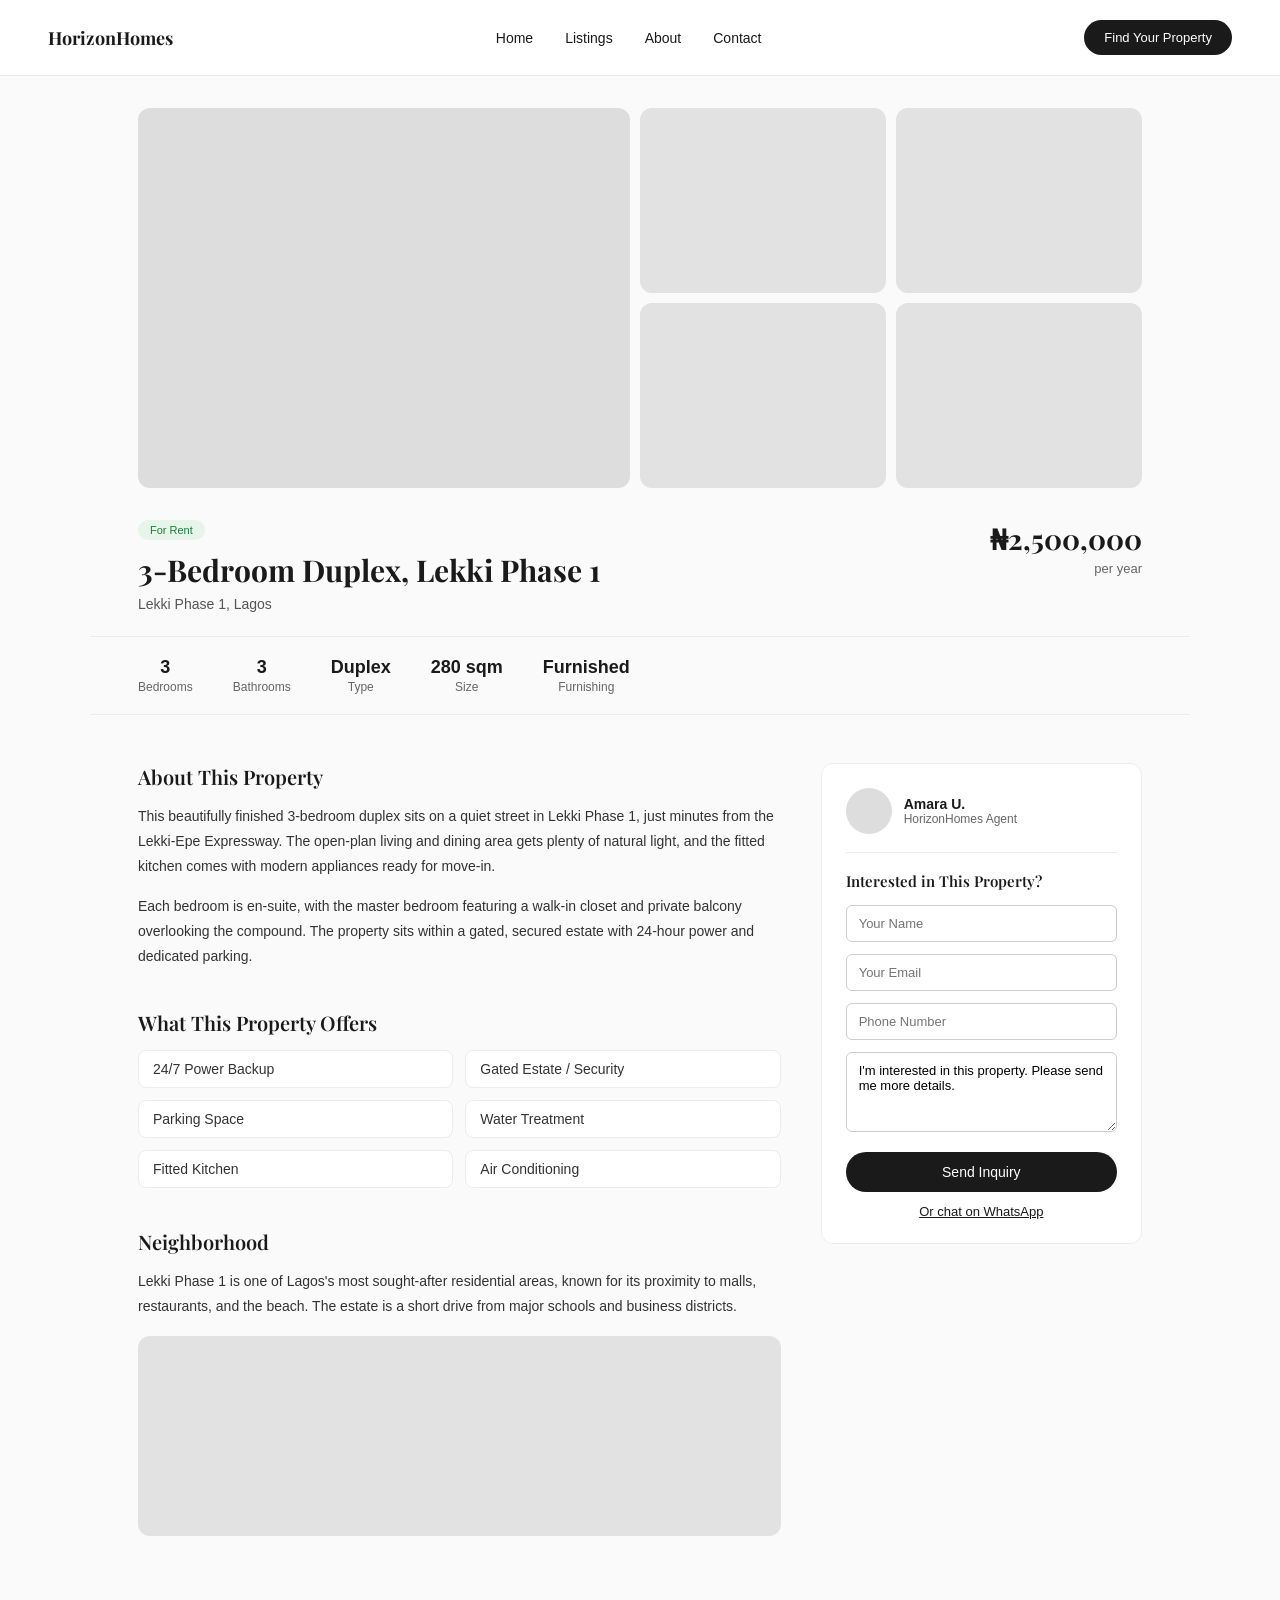
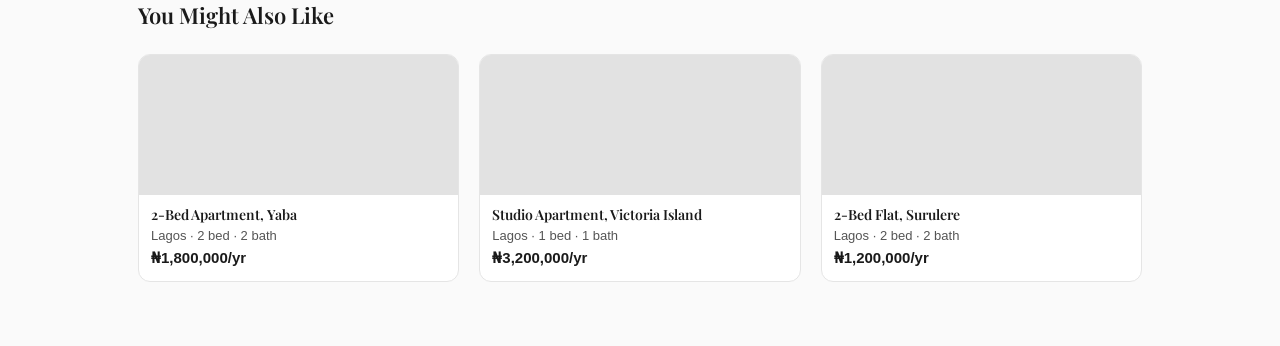
<file: propertydetails.html>
<!DOCTYPE html>
<html lang="en">
<head>
<meta charset="UTF-8">
<meta name="viewport" content="width=device-width, initial-scale=1.0">
<title>HorizonHomes — Property Detail</title>
<link rel="preconnect" href="https://fonts.googleapis.com">
<link rel="preconnect" href="https://fonts.gstatic.com" crossorigin>
<link href="https://fonts.googleapis.com/css2?family=Playfair+Display:wght@600;700&family=Lora:wght@400;500;600&display=swap" rel="stylesheet">
<link rel="stylesheet" href="./css/propertydetails.css">
</head>
<body>

  <!-- NAVBAR -->
  <nav class="navbar">
    <div class="logo">HorizonHomes</div>
    <ul class="nav-links">
      <li><a href="#">Home</a></li>
      <li><a href="#">Listings</a></li>
      <li><a href="#">About</a></li>
      <li><a href="#">Contact</a></li>
    </ul>
    <button class="find-property-btn">Find Your Property</button>
  </nav>

  <!-- GALLERY -->
  <div class="gallery">
    <div class="main-photo"></div>
    <div class="thumb"></div>
    <div class="thumb"></div>
    <div class="thumb"></div>
    <div class="thumb"></div>
  </div>

  <!-- PROPERTY HEADER -->
  <div class="property-header">
    <div>
      <span class="tag tag-rent">For Rent</span>
      <h1>3-Bedroom Duplex, Lekki Phase 1</h1>
      <p class="location">Lekki Phase 1, Lagos</p>
    </div>
    <div class="property-price">
      ₦2,500,000
      <span>per year</span>
    </div>
  </div>

  <!-- KEY DETAILS -->
  <div class="key-details">
    <div class="key-detail">
      <div class="value">3</div>
      <div class="label">Bedrooms</div>
    </div>
    <div class="key-detail">
      <div class="value">3</div>
      <div class="label">Bathrooms</div>
    </div>
    <div class="key-detail">
      <div class="value">Duplex</div>
      <div class="label">Type</div>
    </div>
    <div class="key-detail">
      <div class="value">280 sqm</div>
      <div class="label">Size</div>
    </div>
    <div class="key-detail">
      <div class="value">Furnished</div>
      <div class="label">Furnishing</div>
    </div>
  </div>

  <!-- MAIN CONTENT -->
  <div class="content-layout">

    <div class="main-col">

      <div class="description-block">
        <h2>About This Property</h2>
        <p>This beautifully finished 3-bedroom duplex sits on a quiet street in Lekki Phase 1, just minutes from the Lekki-Epe Expressway. The open-plan living and dining area gets plenty of natural light, and the fitted kitchen comes with modern appliances ready for move-in.</p>
        <p>Each bedroom is en-suite, with the master bedroom featuring a walk-in closet and private balcony overlooking the compound. The property sits within a gated, secured estate with 24-hour power and dedicated parking.</p>
      </div>

      <div class="amenities-block">
        <h2>What This Property Offers</h2>
        <div class="amenities-grid">
          <div class="amenity-item">24/7 Power Backup</div>
          <div class="amenity-item">Gated Estate / Security</div>
          <div class="amenity-item">Parking Space</div>
          <div class="amenity-item">Water Treatment</div>
          <div class="amenity-item">Fitted Kitchen</div>
          <div class="amenity-item">Air Conditioning</div>
        </div>
      </div>

      <div class="neighborhood-block">
        <h2>Neighborhood</h2>
        <p>Lekki Phase 1 is one of Lagos's most sought-after residential areas, known for its proximity to malls, restaurants, and the beach. The estate is a short drive from major schools and business districts.</p>
        <div class="map-placeholder"></div>
      </div>

    </div>

    <!-- SIDEBAR -->
    <aside class="agent-card">
      <div class="agent-info">
        <div class="agent-avatar"></div>
        <div>
          <div class="agent-name">Amara U.</div>
          <div class="agent-role">HorizonHomes Agent</div>
        </div>
      </div>

      <h3>Interested in This Property?</h3>

      <div class="form-group">
        <input type="text" placeholder="Your Name">
      </div>
      <div class="form-group">
        <input type="email" placeholder="Your Email">
      </div>
      <div class="form-group">
        <input type="tel" placeholder="Phone Number">
      </div>
      <div class="form-group">
        <textarea placeholder="I'm interested in this property. Please send me more details.">I'm interested in this property. Please send me more details.</textarea>
      </div>

      <button class="inquiry-btn">Send Inquiry</button>
      <a href="#" class="whatsapp-link">Or chat on WhatsApp</a>
    </aside>

  </div>

  <!-- SIMILAR PROPERTIES -->
  <section class="similar-section">
    <h2>You Might Also Like</h2>
    <div class="similar-grid">

      <div class="property-card">
        <div class="card-image"></div>
        <h4>2-Bed Apartment, Yaba</h4>
        <p class="p-location">Lagos · 2 bed · 2 bath</p>
        <p class="price">₦1,800,000/yr</p>
      </div>

      <div class="property-card">
        <div class="card-image"></div>
        <h4>Studio Apartment, Victoria Island</h4>
        <p class="p-location">Lagos · 1 bed · 1 bath</p>
        <p class="price">₦3,200,000/yr</p>
      </div>

      <div class="property-card">
        <div class="card-image"></div>
        <h4>2-Bed Flat, Surulere</h4>
        <p class="p-location">Lagos · 2 bed · 2 bath</p>
        <p class="price">₦1,200,000/yr</p>
      </div>

    </div>
  </section>

</body>
</html>
</file>
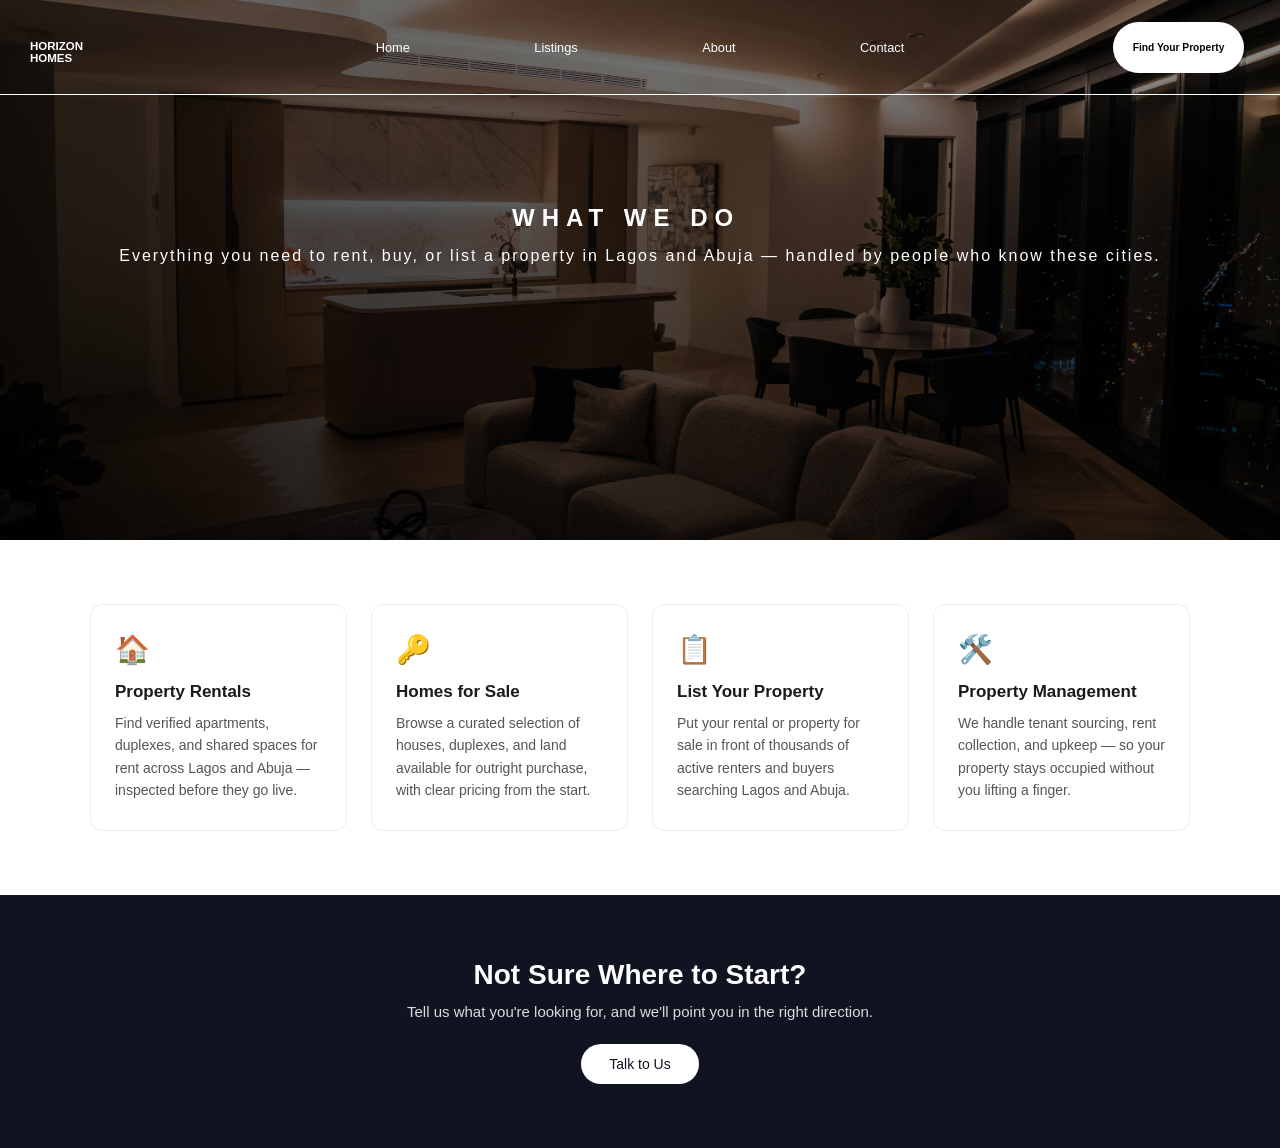
<file: services.html>
<!DOCTYPE html>
<html lang="en">

<head>
    <meta charset="UTF-8">
    <meta name="viewport" content="width=device-width, initial-scale=1.0">
    <link rel="stylesheet" href="./css/services.css">
    <title>HorizonHomes-Service</title>
</head>

<body>

    <span>
   <i class="totop" id="totop">top</i>
</span>

    <section class="hero">
        <nav class="navbar">
            <h4 class="logo">HORIZON <br>
                HOMES
            </h4>
            <ul class="nav-links">
                <li><a href="./index.html">Home</a></li>
                <li><a href="./listing.html">Listings</a></li>
                <li><a href="./About.html">About</a></li>
                <li><a href="./contact.html">Contact</a></li>
            </ul>
            <button class="cta1">
                <h4>Find Your Property</h4>
            </button>
        </nav>

        <div class="hero-header">
            <h1 class="hero-txt">
                WHAT WE DO
            </h1>
            <p>Everything you need to rent, buy, or list a property in Lagos and Abuja — handled by people who know these cities.</p>
        </div>
    </section>
    
 <!-- SERVICES GRID -->
  <section class="services-grid">

    <div class="service-card">
      <div class="service-icon">🏠</div>
      <h3>Property Rentals</h3>
      <p>Find verified apartments, duplexes, and shared spaces for rent across Lagos and Abuja — inspected before they go live.</p>
    </div>

    <div class="service-card">
      <div class="service-icon">🔑</div>
      <h3>Homes for Sale</h3>
      <p>Browse a curated selection of houses, duplexes, and land available for outright purchase, with clear pricing from the start.</p>
    </div>

    <div class="service-card">
      <div class="service-icon">📋</div>
      <h3>List Your Property</h3>
      <p>Put your rental or property for sale in front of thousands of active renters and buyers searching Lagos and Abuja.</p>
    </div>

    <div class="service-card">
      <div class="service-icon">🛠️</div>
      <h3>Property Management</h3>
      <p>We handle tenant sourcing, rent collection, and upkeep — so your property stays occupied without you lifting a finger.</p>
    </div>

  </section>

  <!-- BOTTOM CTA -->
  <section class="services-cta">
    <h2>Not Sure Where to Start?</h2>
    <p>Tell us what you're looking for, and we'll point you in the right direction.</p>
    <button class="cta-btn">Talk to Us</button>
  </section>

</div>

</body>

</html>
</file>
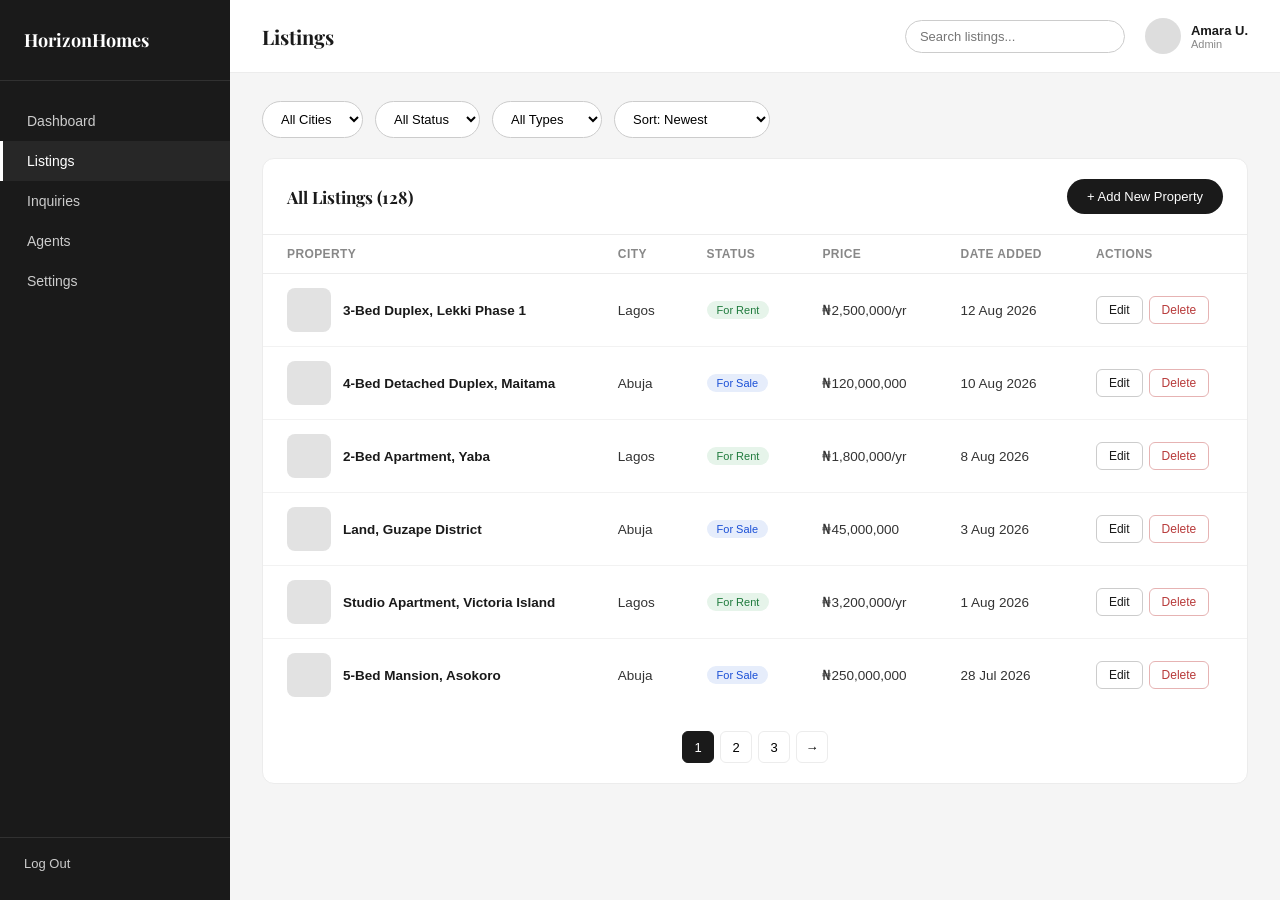
<file: adminpage/listingpage.html>
<!DOCTYPE html>
<html lang="en">
<head>
<meta charset="UTF-8">
<meta name="viewport" content="width=device-width, initial-scale=1.0">
<title>HorizonHomes — Admin: Listings</title>
<link rel="preconnect" href="https://fonts.googleapis.com">
<link rel="preconnect" href="https://fonts.gstatic.com" crossorigin>
<link href="https://fonts.googleapis.com/css2?family=Playfair+Display:wght@600;700&display=swap" rel="stylesheet">
<link rel="stylesheet" href="./listingpage.css">

</head>
<body>

  <div class="admin-layout">
    <aside class="sidebar">
      <div class="sidebar-logo">HorizonHomes</div>
      <ul class="sidebar-nav">
        <li><a href="./adminpage.html"><span class="label">Dashboard</span></a></li>
        <li><a href="#" class="active"><span class="label">Listings</span></a></li>
        <li><a href="horizonhomes-admin-inquiries.html"><span class="label">Inquiries</span></a></li>
        <li><a href="horizonhomes-admin-agents.html"><span class="label">Agents</span></a></li>
        <li><a href="horizonhomes-admin-settings.html"><span class="label">Settings</span></a></li>
      </ul>
      <div class="sidebar-bottom"><a href="#">Log Out</a></div>
    </aside>

    <div class="main-area">
      <div class="topbar">
        <h1>Listings</h1>
        <div class="topbar-right">
          <div class="topbar-search"><input type="text" placeholder="Search listings..."></div>
          <div class="admin-profile">
            <div class="admin-avatar"></div>
            <div><div class="admin-name">Amara U.</div><div class="admin-role">Admin</div></div>
          </div>
        </div>
      </div>

      <div class="content">

        <div class="filter-bar">
          <select><option>All Cities</option><option>Lagos</option><option>Abuja</option></select>
          <select><option>All Status</option><option>For Rent</option><option>For Sale</option></select>
          <select><option>All Types</option><option>Apartment</option><option>Duplex</option><option>Bungalow</option><option>Land</option></select>
          <select><option>Sort: Newest</option><option>Price: Low to High</option><option>Price: High to Low</option></select>
        </div>

        <div class="table-card">
          <div class="table-header">
            <h2>All Listings (128)</h2>
            <button class="add-btn" id="openAddModal">+ Add New Property</button>
          </div>

          <table>
            <thead>
              <tr><th>Property</th><th>City</th><th>Status</th><th>Price</th><th>Date Added</th><th>Actions</th></tr>
            </thead>
            <tbody id="listingsBody">
              <tr>
                <td><div class="row-title-wrap"><span class="row-thumb"></span><span class="row-title">3-Bed Duplex, Lekki Phase 1</span></div></td>
                <td>Lagos</td><td><span class="tag tag-rent">For Rent</span></td><td>₦2,500,000/yr</td><td>12 Aug 2026</td>
                <td><button class="action-btn">Edit</button><button class="action-btn delete">Delete</button></td>
              </tr>
              <tr>
                <td><div class="row-title-wrap"><span class="row-thumb"></span><span class="row-title">4-Bed Detached Duplex, Maitama</span></div></td>
                <td>Abuja</td><td><span class="tag tag-sale">For Sale</span></td><td>₦120,000,000</td><td>10 Aug 2026</td>
                <td><button class="action-btn">Edit</button><button class="action-btn delete">Delete</button></td>
              </tr>
              <tr>
                <td><div class="row-title-wrap"><span class="row-thumb"></span><span class="row-title">2-Bed Apartment, Yaba</span></div></td>
                <td>Lagos</td><td><span class="tag tag-rent">For Rent</span></td><td>₦1,800,000/yr</td><td>8 Aug 2026</td>
                <td><button class="action-btn">Edit</button><button class="action-btn delete">Delete</button></td>
              </tr>
              <tr>
                <td><div class="row-title-wrap"><span class="row-thumb"></span><span class="row-title">Land, Guzape District</span></div></td>
                <td>Abuja</td><td><span class="tag tag-sale">For Sale</span></td><td>₦45,000,000</td><td>3 Aug 2026</td>
                <td><button class="action-btn">Edit</button><button class="action-btn delete">Delete</button></td>
              </tr>
              <tr>
                <td><div class="row-title-wrap"><span class="row-thumb"></span><span class="row-title">Studio Apartment, Victoria Island</span></div></td>
                <td>Lagos</td><td><span class="tag tag-rent">For Rent</span></td><td>₦3,200,000/yr</td><td>1 Aug 2026</td>
                <td><button class="action-btn">Edit</button><button class="action-btn delete">Delete</button></td>
              </tr>
              <tr>
                <td><div class="row-title-wrap"><span class="row-thumb"></span><span class="row-title">5-Bed Mansion, Asokoro</span></div></td>
                <td>Abuja</td><td><span class="tag tag-sale">For Sale</span></td><td>₦250,000,000</td><td>28 Jul 2026</td>
                <td><button class="action-btn">Edit</button><button class="action-btn delete">Delete</button></td>
              </tr>
            </tbody>
          </table>

          <div class="pagination">
            <button class="active">1</button>
            <button>2</button>
            <button>3</button>
            <button>&rarr;</button>
          </div>
        </div>

      </div>
    </div>
  </div>

  <!-- ADD PROPERTY MODAL -->
  <div id="addModal" style="display:none; position:fixed; top:0; left:0; width:100%; height:100%; background:rgba(0,0,0,0.6); align-items:center; justify-content:center; z-index:1000;">
    <div style="background:#fff; border-radius:12px; max-width:480px; width:90%; max-height:85vh; overflow-y:auto; padding:28px; position:relative;">
      <button id="closeAddModal" style="position:absolute; top:14px; right:16px; background:none; border:none; font-size:22px; cursor:pointer; color:#1a1a1a;">&times;</button>
      <h2 style="font-size:19px; margin-bottom:18px; color:#1a1a1a;">Add New Property</h2>
      <div style="margin-bottom:12px;">
        <label style="display:block; font-size:13px; font-weight:600; margin-bottom:5px;">Property Title</label>
        <input type="text" placeholder="e.g. 3-Bed Duplex, Lekki Phase 1" style="width:100%; padding:9px 10px; border:1px solid #ccc; border-radius:6px; font-size:13px;">
      </div>
      <div style="display:grid; grid-template-columns:1fr 1fr; gap:12px; margin-bottom:12px;">
        <div>
          <label style="display:block; font-size:13px; font-weight:600; margin-bottom:5px;">City</label>
          <select style="width:100%; padding:9px 10px; border:1px solid #ccc; border-radius:6px; font-size:13px;"><option>Lagos</option><option>Abuja</option></select>
        </div>
        <div>
          <label style="display:block; font-size:13px; font-weight:600; margin-bottom:5px;">Status</label>
          <select style="width:100%; padding:9px 10px; border:1px solid #ccc; border-radius:6px; font-size:13px;"><option>For Rent</option><option>For Sale</option></select>
        </div>
      </div>
      <div style="margin-bottom:12px;">
        <label style="display:block; font-size:13px; font-weight:600; margin-bottom:5px;">Price</label>
        <input type="text" placeholder="e.g. ₦2,500,000" style="width:100%; padding:9px 10px; border:1px solid #ccc; border-radius:6px; font-size:13px;">
      </div>
      <div style="margin-bottom:18px;">
        <label style="display:block; font-size:13px; font-weight:600; margin-bottom:5px;">Description</label>
        <textarea placeholder="Brief property description..." style="width:100%; padding:9px 10px; border:1px solid #ccc; border-radius:6px; font-size:13px; min-height:80px; resize:vertical;"></textarea>
      </div>
      <button style="width:100%; background:#1a1a1a; color:#fff; border:none; padding:12px; border-radius:30px; font-size:14px; cursor:pointer;">Save Property</button>
    </div>
  </div>

  <script>
    const addModal = document.getElementById('addModal');
    document.getElementById('openAddModal').addEventListener('click', () => addModal.style.display = 'flex');
    document.getElementById('closeAddModal').addEventListener('click', () => addModal.style.display = 'none');
    addModal.addEventListener('click', (e) => { if (e.target === addModal) addModal.style.display = 'none'; });

    document.querySelectorAll('.action-btn.delete').forEach(btn => {
      btn.addEventListener('click', () => { if (confirm('Remove this listing?')) btn.closest('tr').remove(); });
    });

    document.querySelector('.topbar-search input').addEventListener('input', (e) => {
      const term = e.target.value.toLowerCase();
      document.querySelectorAll('#listingsBody tr').forEach(row => {
        const title = row.querySelector('.row-title').textContent.toLowerCase();
        row.style.display = title.includes(term) ? '' : 'none';
      });
    });
  </script>

</body>
</html>
</file>
<file: css/homepage.css>
* {
  margin: 0;
  padding: 0;
}

html {
  scroll-behavior: smooth;
}

.hero {
  background-image: linear-gradient(rgba(0, 0, 0, 0.3), rgba(0, 0, 0, 0.9)), url(../img/sean-pollock-PhYq704ffdA-unsplash.jpg);
}


.navbar {
  display: flex;
  justify-content: space-around;
  align-items: center;
  padding: 35px;
  position: sticky;
  top: 0;
  z-index: 999;

}

.navbar::after {
  content: " ";
  position: absolute;
  bottom: 0;
  background-color: white;
  width: 100%;
  height: 1px;
}

.logo {
  color: white;
  position: absolute;
  left: 0;
  top: 0;
  padding-top: 40px;
  padding-left: 20px;
  padding-bottom: 50px;
  font-size: 0.9vw;
  font-family: 'Gill Sans', 'Gill Sans MT', Calibri, 'Trebuchet MS', sans-serif;
}



/* 1. Move horizontal padding to the LI container */
.navbar ul li {
  list-style: none;
  display: inline-block;
  text-decoration: none;
  color: white;
  padding: 0 30px;
  /* Add your left/right spacing here instead */
}

/* 2. Keep the A tag tight around the text */
.navbar ul li a {
  font-size: 0.9vw;
  font-family: 'Gill Sans', 'Gill Sans MT', Calibri, 'Trebuchet MS', sans-serif;
  font-style: normal;
  align-items: center;
  align-content: center;
  font-size: 1vw;
  list-style: none;
  text-decoration: none;
  color: white;
  padding-left: 40px;
  position: relative;
  display: inline-block;
  padding: 5px 30px;
  /* ONLY vertical padding here, ZERO horizontal padding */
  text-decoration: none;
}

/* 3. The line will now center perfectly */
.navbar ul li a::after {
  content: '';
  position: absolute;
  height: 2px;
  background-color: white;
  width: 0;

  /* Critical positioning properties */
  bottom: 0;
  left: 50%;
  transform: translateX(-50%);

  transition: width 0.4s ease;
}

.navbar ul li a:hover::after {
  width: 60%;
}

.cta1 {
  position: absolute;
  right: 2%;
  top: 0.5%;
  padding-top: 0 ;
  padding: 20px;
  border-radius: 30px;
  color: rgb(7, 7, 7);
  background-color: white;
  border: none;
  font-size: 0.8vw;
  font-family: 'Gill Sans', 'Gill Sans MT', Calibri, 'Trebuchet MS', sans-serif;
  margin-bottom: 30px;
  margin-top: 20px;
}

.cta1:hover {
  cursor: pointer;
}

.cta1 h4 {
  font-style: normal;
}

.menu-toggle {
  display: none;
  font-size: 30px;
  color: white;
  cursor: pointer;
  position: absolute;
  right: 20px;
  top: 28px;
}

.hamburger {
  display: none;
}

/* HERO SECTION */
.hero {
  background-image: linear-gradient(200deg, rgba(0, 0, 0, 0.3), rgba(37, 52, 62, 1)), url(../img/sean-pollock-PhYq704ffdA-unsplash.jpg);
  height: 100vh;
  background-size: cover;
  position: top;
}



.hero-header {
  position: relative;
  padding-top: 10%;
  padding-left: 15%;
  color: #f3f0f3fd;
  font-size: 5vw;
  line-height: 1;
  font-style: normal;
}

.hero-sub {
  color: rgba(255, 255, 255, 0.85);
  font-size: 2vw;
  position: absolute;
  margin-top: 2%;
  line-height: 1;
  padding-left: 15%;
  max-width: 1000px;
}

/* ENDS HERE */


.hh-search-bar {
  display: flex;
  align-items: center;
  background: #ffffff;
  border-radius: 50px;
  margin-left: 14.5%;
  margin-top: 10%;
  padding: 8px 8px 8px 28px;
  max-width: 700px;
  width: 100%;
  box-shadow: 0 10px 30px rgba(0, 0, 0, 0.15);
  font-family: inherit;
}

.hh-field {
  display: flex;
  flex-direction: column;
  padding: 4px 20px;
  flex: 1;
  min-width: 0;
   font-family: 'Gill Sans', 'Gill Sans MT', Calibri, 'Trebuchet MS', sans-serif;
}

.hh-label {
  font-size: 20px;
  font-weight: 300;
   font-family: 'Gill Sans', 'Gill Sans MT', Calibri, 'Trebuchet MS', sans-serif;
  color: #111;
  display: flex;
  align-items: center;
  gap: 4px;

}

.hh-label::after {
  content: "⌄";
  font-size: 12px;
  color: #555;
  margin-right: 20px;
}

.hh-select {
  border: none;
  outline: none;
  background: transparent;
  font-size: 15px;
  color: #555;
  padding: 10px;
  appearance: none;
  -webkit-appearance: none;
  cursor: pointer;
}

.hh-divider {
  width: 1px;
  height: 36px;
  background: #e2e2e2;
  flex-shrink: 0;
}


.hh-search-btn {
  background: #1a1a1a;
  border: none;
  border-radius: 50%;
  width: 52px;
  height: 52px;
  display: flex;
  align-items: center;
  justify-content: center;
  cursor: pointer;
  flex-shrink: 0;
  transition: 0.2s ease;
  margin-right: 20px;
  margin-left: 20px;

}

.hh-search-btn:hover {
  background: #333;
}

/* totop */
.totop {
  background-color: rgb(8, 8, 8);
  color: rgb(250, 249, 249);
  border-radius: 50% 50% 0% 0%;
  padding: 20px;
  position: fixed;
  bottom: 0%;
  right: 0%;
  cursor: pointer;
  opacity: 0;
  scroll-behavior: smooth;
  transition: 0.5s;
}

.totop.active {
  opacity: 1;
}

/* ENDS HERE */



h1,
h2,
h3,
h4 {
  font-family: 'Gill Sans', 'Gill Sans MT', Calibri, 'Trebuchet MS', sans-serif;
}

button {
  font-family: 'Gill Sans', 'Gill Sans MT', Calibri, 'Trebuchet MS', sans-serif;
}

/* RENT VS SALE SPLIT */
.split-section {
  max-width: 1100px;
  margin: 0 auto;
  padding: 64px 48px;
  display: grid;
  grid-template-columns: 1fr 1fr;
  gap: 24px;
}

.split-card {
  background: #fff;
  border: 1px solid #ececec;
  border-radius: 12px;
  padding: 36px 32px;
}

.split-card h3 {
  font-size: 22px;
  font-weight: 600;
  margin-bottom: 10px;
  color: #1a1a1a;
}

.split-card p {
  font-size: 14px;
  line-height: 1.7;
  color: #333;
  margin-bottom: 20px;
}

.split-btn {
  background: #1a1a1a;
  color: #fff;
  border: none;
  padding: 11px 24px;
  border-radius: 30px;
  font-size: 13px;
  font-weight: 500;
  cursor: pointer;
}

/* FEATURED LISTINGS */
.featured-section {
  max-width: 1100px;
  margin: 0 auto;
  padding: 64px 48px;
}

.section-heading {
  text-align: center;
  margin-bottom: 36px;
}

.section-heading h2 {
  font-size: 28px;
  font-weight: 600;
  color: #1a1a1a;
  margin-bottom: 8px;
}

.section-heading p {
  font-size: 14px;
  color: #555;
}

.listings-grid {
  display: grid;
  grid-template-columns: repeat(3, 1fr);
  gap: 20px;
}

.property-card {
  background: #fff;
  border: 1px solid #e5e5e5;
  border-radius: 12px;
  overflow: hidden;
  padding-bottom: 14px;
}

.card-image {
  width: 100%;
  height: 160px;
  overflow: hidden;
}

.card-image img {
  width: 100%;
  height: 100%;
  object-fit: cover;
  object-position: center;
  display: block;
}

.tag {
  display: inline-block;
  font-size: 11px;
  font-weight: 500;
  padding: 3px 10px;
  border-radius: 20px;
  margin: 12px 0 0 12px;
}

.tag-rent {
  background: #e6f4ea;
  color: #1e7a3c;
}

.tag-sale {
  background: #e6edfb;
  color: #1a4fd6;
}

.property-card h4 {
  font-family: 'Gill Sans', 'Gill Sans MT', Calibri, 'Trebuchet MS', sans-serif;
  font-size: 14px;
  font-weight: 600;
  margin: 10px 12px 4px;
  color: #1a1a1a;
}

.property-card .location {
  font-size: 13px;
  color: #555;
  margin: 0 12px 6px;
}

.property-card .price {
  font-size: 15px;
  font-weight: 600;
  margin: 0 12px;
  color: #1a1a1a;
}

.see-all-wrap {
  text-align: center;
  margin-top: 36px;
}

.see-all-btn {
  background: transparent;
  border: 1px solid #1a1a1a;
  color: #1a1a1a;
  padding: 11px 26px;
  border-radius: 30px;
  font-size: 13px;
  font-weight: 500;
  cursor: pointer;
}

/* WHY HORIZONHOMES */
.why-section {
  max-width: 1100px;
  margin: 0 auto;
  padding: 64px 48px;
}

.why-grid {
  display: grid;
  grid-template-columns: repeat(4, 1fr);
  gap: 20px;
}

.why-card {
  background: #fff;
  border: 1px solid #ececec;
  border-radius: 12px;
  padding: 26px 20px;
  text-align: center;
}

.why-card h4 {
  font-family: 'Gill Sans', 'Gill Sans MT', Calibri, 'Trebuchet MS', sans-serif;
  font-size: 15px;
  font-weight: 600;
  margin-bottom: 8px;
  color: #1a1a1a;
}

.why-card p {
  font-size: 13px;
  line-height: 1.6;
  color: #333;
}


.services-teaser {
  max-width: 1100px;
  margin: 0 auto;
  padding: 56px 48px;
  text-align: center;
}

.teaser-text h2 {
  font-size: 26px;
  font-weight: 600;
  color: #1a1a1a;
  margin-bottom: 8px;
}

.teaser-text p {
  font-size: 14px;
  color: #333;
  margin-bottom: 24px;
}

.teaser-tags {
  display: flex;
  justify-content: center;
  flex-wrap: wrap;
  gap: 10px;
  margin-bottom: 24px;
}

.teaser-tag {
  background: #fff;
  border: 1px solid #ececec;
  padding: 8px 18px;
  border-radius: 30px;
  font-size: 13px;
  color: #1a1a1a;
}

.teaser-btn {
  background: #1a1a1a;
  color: #fff;
  border: none;
  padding: 12px 28px;
  border-radius: 30px;
  font-size: 14px;
  font-weight: 500;
  cursor: pointer;
}


/* TESTIMONIALS */
.testimonial-section {
  background: #1a1a1a;
  color: #fff;
  padding: 64px 48px;
}

.testimonial-inner {
  max-width: 1100px;
  margin: 0 auto;
}

.testimonial-inner .section-heading h2 {
  color: #fff;
}

.testimonial-inner .section-heading p {
  color: #ccc;
}

.testimonial-grid {
  display: grid;
  grid-template-columns: repeat(2, 1fr);
  gap: 24px;
}

.testimonial-card {
  background: rgba(255, 255, 255, 0.06);
  border: 1px solid rgba(255, 255, 255, 0.15);
  border-radius: 12px;
  padding: 28px;
}

.testimonial-card p {
  font-size: 14px;
  line-height: 1.7;
  margin-bottom: 14px;
  color: #eee;
}

.testimonial-card span {
  font-size: 13px;
  font-weight: 600;
  color: #fff;
}

.stats-bar {
  display: flex;
  justify-content: center;
  gap: 64px;
  margin-top: 48px;
  padding-top: 40px;
  border-top: 1px solid rgba(255, 255, 255, 0.15);
}

.stat {
  text-align: center;
}

.stat .number {
  font-family: 'Playfair Display', serif;
  font-size: 28px;
  font-weight: 700;
  color: #fff;
}

.stat .label {
  font-size: 13px;
  color: #ccc;
  margin-top: 4px;
}

/* BOTTOM CTA */
.home-cta {
  text-align: center;
  padding: 64px 24px;
}

.home-cta h2 {
  font-size: 26px;
  margin-bottom: 12px;
  color: #1a1a1a;
}

.home-cta p {
  font-size: 15px;
  color: #333;
  margin-bottom: 24px;
}

.cta-btn {
  background: #1a1a1a;
  color: #fff;
  border: none;
  padding: 13px 30px;
  border-radius: 30px;
  font-size: 14px;
  font-weight: 500;
  cursor: pointer;
}

/* FOOTER */
footer{
   font-family: 'Gill Sans', 'Gill Sans MT', Calibri, 'Trebuchet MS', sans-serif;
}

.site-footer {
  background: #1a1a1a;
  color: #ccc;
  padding: 56px 48px 28px;
}

.footer-grid {
  max-width: 1100px;
  margin: 0 auto;
  display: grid;
  grid-template-columns: 1.4fr 1fr 1fr ;
  gap: 32px;
  padding-bottom: 36px;
  border-bottom: 1px solid rgba(255, 255, 255, 0.15);
}

.footer-col h4 {
  font-family: 'Gill Sans', 'Gill Sans MT', Calibri, 'Trebuchet MS', sans-serif;
  color: #fff;
  font-size: 14px;
  font-weight: 600;
  margin-bottom: 16px;
}

.footer-logo {
  font-family: 'Playfair Display', serif;
  color: #fff;
  font-size: 18px;
  font-weight: 700;
  margin-bottom: 12px;
}

.footer-col p {
  font-size: 13px;
  line-height: 1.7;
  color: #ccc;
}

.footer-col ul {
  list-style: none;
}

.footer-col ul li {
  margin-bottom: 10px;
}

.footer-col ul li a {
  color: #ccc;
  text-decoration: none;
  font-size: 13px;
}

.footer-col ul li a:hover {
  color: #fff;
}

.footer-bottom {
  max-width: 1100px;
  margin: 0 auto;
  display: flex;
  justify-content: space-between;
  align-items: center;
  padding-top: 20px;
  font-size: 12px;
  color: #999;
}

.footer-bottom a {
  color: #999;
  text-decoration: none;
  margin-left: 20px;
}

.footer-bottom a:hover {
  color: #fff;
}





/* MOBILE */
@media (max-width: 768px) {

  body {
    overflow-x: hidden;

  }

  .navbar {
    justify-content: flex-start;
    padding: 2px;
    position: relative;
  }

  .logo {
    position: static;
    padding-left: 20px;
    font-size: 10px;
  }

  .menu-toggle {
    display: block;
  }

  .cta1 {

    position: static;
    margin-left: auto;
    margin-top: 0;
    margin-right: 25px;
    left: 30%;
    padding: 10px;
    font-size: 10px;
  }

  .navbar ul {
    display: none;
    flex-direction: column;
    position: absolute;
    top: 100%;
    left: 0;
    width: 100%;
    background: #111;
    padding: 20px 0;
    margin: 0;
  }

  .navbar ul.active {
    display: flex;
  }

  .navbar ul li {
    display: block;
    text-align: center;
    padding: 15px 0;
  }

  .navbar ul li a {
    font-size: 18px;
    padding: 0;
  }



  .hamburger {
    display: block;
    position: absolute;
    right: 20px;
    top: 28px;
    color: white;
  }


  .hh-search-bar {
    margin-left: 60px;
    margin-top: 40%;
    padding: 4px;
    max-width: 500%;
    width: 70%;
    height: 10%;
bottom: 15;
  }


  .hh-label {
    font-size: 2vw;
  }

  .hh-select{
    font-size: 2vw;
  }

  .hh-search-btn{
     width: 44px;
     height: 44px;
  }

  .hh-search-btn svg{
    width: 20px;
    height: 20px;
    padding: 2%;
  }

  .hero {
    background-image: linear-gradient(200deg, rgba(0, 0, 0, 0.3), rgba(37, 52, 62, 1)), url(../img/sean-pollock-PhYq704ffdA-unsplash.jpg);
    height: 100;
    background-size: cover;
    position: top;
  }

  .hero-header{
    margin-top: 30px;
    margin-bottom: 30px;
   font-size: 10vw;
   margin-left: 1px;
  }
  
  .hero-sub{
    font-size: 5vw;
    margin-left: 1px;
  }


  .split-section,
  .featured-section,
  .why-section,
  .testimonial-section {
    padding: 40px 20px;
  }

  .split-section {
    grid-template-columns: 1fr;
  }

  .listings-grid {
    grid-template-columns: 1fr;
  }

  .why-grid {
    grid-template-columns: 1fr 1fr;
  }

  .testimonial-grid {
    grid-template-columns: 1fr;
  }

  .stats-bar {
    flex-wrap: wrap;
    gap: 32px;
  }

  .footer-grid {
    grid-template-columns: 1fr 1fr;
    gap: 32px;
  }
}

.site-footer {
  padding: 40px 20px 24px;
}

.footer-grid {
  grid-template-columns: 1.4fr 1fr 1fr 1.2fr;
}

.footer-bottom {
  flex-direction: column;
  gap: 12px;
  align-items: flex-start;
}

.footer-bottom a {
  margin-left: 0;
  margin-right: 16px;
}

.services-teaser {
  padding: 40px 20px;
}
</file>
<file: adminpage/adminpage.css>
* {
    box-sizing: border-box;
    margin: 0;
    padding: 0;
    font-family: 'Gill Sans', 'Gill Sans MT', Calibri, 'Trebuchet MS', sans-serif;
  }

  body { background: #f5f5f5; }
  h1, h2, h3 { font-family: 'Playfair Display', serif; }

  .admin-layout {
    display: flex;
    min-height: 100vh;
  }

  /* SIDEBAR */
  .sidebar {
    width: 230px;
    flex-shrink: 0;
    background: #1a1a1a;
    color: #fff;
    padding: 28px 0;
    display: flex;
    flex-direction: column;
  }

  .sidebar-logo {
    font-family: 'Playfair Display', serif;
    font-size: 18px;
    font-weight: 700;
    padding: 0 24px 28px;
    border-bottom: 1px solid rgba(255,255,255,0.1);
    margin-bottom: 20px;
  }

  .sidebar-nav {
    list-style: none;
    flex: 1;
  }

  .sidebar-nav li a {
    display: flex;
    align-items: center;
    gap: 10px;
    padding: 12px 24px;
    color: #ccc;
    text-decoration: none;
    font-size: 14px;
    border-left: 3px solid transparent;
  }

  .sidebar-nav li a.active,
  .sidebar-nav li a:hover {
    background: rgba(255,255,255,0.06);
    color: #fff;
    border-left: 3px solid #fff;
  }

  .sidebar-bottom {
    padding: 16px 24px 0;
    border-top: 1px solid rgba(255,255,255,0.1);
  }

  .sidebar-bottom a {
    color: #ccc;
    text-decoration: none;
    font-size: 13px;
  }

  /* MAIN AREA */
  .main-area {
    flex: 1;
    min-width: 0;
  }

  /* TOP BAR */
  .topbar {
    background: #fff;
    border-bottom: 1px solid #ececec;
    padding: 18px 32px;
    display: flex;
    justify-content: space-between;
    align-items: center;
  }

  .topbar h1 {
    font-size: 20px;
    color: #1a1a1a;
  }

  .topbar-right {
    display: flex;
    align-items: center;
    gap: 20px;
  }

  .topbar-search input {
    padding: 8px 14px;
    border: 1px solid #ccc;
    border-radius: 20px;
    font-size: 13px;
    width: 220px;
  }

  .admin-profile {
    display: flex;
    align-items: center;
    gap: 10px;
  }

  .admin-avatar {
    width: 36px;
    height: 36px;
    border-radius: 50%;
    background: #ddd;
  }

  .admin-name {
    font-size: 13px;
    font-weight: 600;
    color: #1a1a1a;
  }

  .admin-role {
    font-size: 11px;
    color: #888;
  }

  /* CONTENT */
  .content {
    padding: 28px 32px 60px;
  }

  /* STATS CARDS */
  .stats-row {
    display: grid;
    grid-template-columns: repeat(4, 1fr);
    gap: 20px;
    margin-bottom: 32px;
  }

  .stat-card {
    background: #fff;
    border: 1px solid #ececec;
    border-radius: 12px;
    padding: 20px 22px;
  }

  .stat-card .label {
    font-size: 12px;
    color: #666;
    margin-bottom: 6px;
  }

  .stat-card .value {
    font-family: 'Playfair Display', serif;
    font-size: 26px;
    font-weight: 700;
    color: #1a1a1a;
  }

  .stat-card .delta {
    font-size: 12px;
    color: #1e7a3c;
    margin-top: 4px;
  }

  /* TABLE SECTION */
  .table-card {
    background: #fff;
    border: 1px solid #ececec;
    border-radius: 12px;
    overflow: hidden;
  }

  .table-header {
    display: flex;
    justify-content: space-between;
    align-items: center;
    padding: 20px 24px;
    border-bottom: 1px solid #ececec;
  }

  .table-header h2 {
    font-size: 17px;
    color: #1a1a1a;
  }

  .add-btn {
    background: #1a1a1a;
    color: #fff;
    border: none;
    padding: 10px 20px;
    border-radius: 30px;
    font-size: 13px;
    font-weight: 500;
    cursor: pointer;
  }

  table {
    width: 100%;
    border-collapse: collapse;
  }

  thead th {
    text-align: left;
    font-size: 12px;
    color: #888;
    font-weight: 600;
    text-transform: uppercase;
    letter-spacing: 0.4px;
    padding: 12px 24px;
    border-bottom: 1px solid #ececec;
  }

  tbody td {
    padding: 14px 24px;
    font-size: 13.5px;
    color: #333;
    border-bottom: 1px solid #f2f2f2;
    vertical-align: middle;
  }

  tbody tr:last-child td { border-bottom: none; }
  tbody tr:hover { background: #fafafa; }

  .row-thumb {
    width: 44px;
    height: 44px;
    border-radius: 8px;
    background: #e2e2e2;
    display: inline-block;
    vertical-align: middle;
    margin-right: 12px;
  }

  .row-title-wrap {
    display: flex;
    align-items: center;
  }

  .row-title {
    font-weight: 600;
    color: #1a1a1a;
  }

  .tag {
    display: inline-block;
    font-size: 11px;
    font-weight: 500;
    padding: 3px 10px;
    border-radius: 20px;
  }

  .tag-rent { background: #e6f4ea; color: #1e7a3c; }
  .tag-sale { background: #e6edfb; color: #1a4fd6; }

  .action-btn {
    background: none;
    border: 1px solid #ccc;
    border-radius: 6px;
    padding: 6px 12px;
    font-size: 12px;
    cursor: pointer;
    color: #1a1a1a;
    margin-right: 6px;
  }

  .action-btn.delete {
    border-color: #e6b3b3;
    color: #b83b3b;
  }

  .action-btn:hover { background: #f0f0f0; }

  @media (max-width: 900px) {
    .stats-row { grid-template-columns: 1fr 1fr; }
    .topbar-search { display: none; }
  }

  @media (max-width: 700px) {
    .sidebar { width: 70px; }
    .sidebar-logo { font-size: 0; padding: 0 0 20px; text-align: center; }
    .sidebar-logo::after { content: "HH"; font-size: 16px; }
    .sidebar-nav li a span.label { display: none; }
    .sidebar-nav li a { justify-content: center; padding: 12px 0; }
    .sidebar-bottom { display: none; }
    .content { padding: 20px; }
    .stats-row { grid-template-columns: 1fr; }
    table { display: block; overflow-x: auto; white-space: nowrap; }
  }
</file>
<file: css/about.css>
* {
    box-sizing: border-box;
    margin: 0;
    padding: 0;
    font-family: 'Lora', serif;
  }

html {
    scroll-behavior: smooth;
}

  body {
    background: #fafafa;

  }

  h1, h2, h3, h4 {
    font-family: 'Gill Sans', 'Gill Sans MT', Calibri, 'Trebuchet MS', sans-serif;
  }



.hero {
    background-image: linear-gradient(200deg, rgba(0, 0, 0, 0.3), rgba(0, 0, 0, 0.9)), url("../img/christian-DS9Xc7AWmwQ-unsplash.jpg");
    background-repeat: no-repeat;
    background-size: cover;
    background-position: center;
    height: 60vh;
}

.hero-txt{
    
    color: white;
    align-items: center;
    padding-top: 8.5%;
    padding-left: 35%;
    letter-spacing: 7px;
    font-size: 100;
    font-family: 'Gill Sans', 'Gill Sans MT', Calibri, 'Trebuchet MS', sans-serif;

}

.hero-header p{
    color: white;
    align-items: center;
    padding-top: 2%;
    padding-left: 22%;
    letter-spacing: 4px;
    font-family: 'Gill Sans', 'Gill Sans MT', Calibri, 'Trebuchet MS', sans-serif; 
  }
/* ENDS HERE */






.navbar {
    display: flex;
    justify-content: space-around;
    align-items: center;
    padding: 35px;
    position: relative;
    top: 0;

}

.navbar::after {
    content: " ";
    position: absolute;
    bottom: 0;
    background-color: white;
    width: 100%;
    height: 1px;
}

.logo {
    color: white;
    position: absolute;
    left: 0;
    top: 0;
    padding-top: 40px;
    padding-left: 30px;
    font-size: 0.9vw;
    font-family: 'Gill Sans', 'Gill Sans MT', Calibri, 'Trebuchet MS', sans-serif;
}



/* 1. Move horizontal padding to the LI container */
.navbar ul li {
    list-style: none;
    display: inline-block;
    text-decoration: none;
    color: white;
    padding: 0 30px; /* Add your left/right spacing here instead */
}

/* 2. Keep the A tag tight around the text */
.navbar ul li a {
    font-size: 0.9vw;
    font-family: 'Gill Sans', 'Gill Sans MT', Calibri, 'Trebuchet MS', sans-serif;
    font-style: normal;
    align-items: center;
    align-content: center;
    font-size: 1vw;
    list-style: none;
    text-decoration: none;
    color: white;
    padding-left: 40px;
    position: relative;
    display: inline-block;
    padding: 5px 30px; /* ONLY vertical padding here, ZERO horizontal padding */
    text-decoration: none;
}

/* 3. The line will now center perfectly */
.navbar ul li a::after {
    content: '';
    position: absolute;
    height: 2px;
    background-color: white;
    width: 0;

    /* Critical positioning properties */
    bottom: 0;
    left: 50%;
    transform: translateX(-50%);

    transition: width 0.4s ease;
}

.navbar ul li a:hover::after {
    width: 60%;
}

.cta1 {
    position: absolute;
    right: 2%;
    padding: 20px;
    border-radius: 30px;
    color: rgb(7, 7, 7);
    background-color: white;
    border: none;
    font-size: 0.8vw;
    font-family: 'Gill Sans', 'Gill Sans MT', Calibri, 'Trebuchet MS', sans-serif;
    margin: 10px;
}

.cta1:hover{
 cursor: pointer;
}

.cta1 h4 {
    font-style: normal;
}

/* ENDS HERE */


/* STORY SECTION */
  .story-section {
    max-width: 800px;
    margin: 0 auto;
    padding: 64px 48px;
    font-family: 'Gill Sans', 'Gill Sans MT', Calibri, 'Trebuchet MS', sans-serif;
  }

  .story-section p {
    font-size: 16px;
    line-height: 1.85;
    color: #222;
    margin-bottom: 20px;
  }

  .story-section p:last-child {
    margin-bottom: 0;
  }

  /* MISSION BAND */
  .mission-band {
    background: #1a1a1a;
    color: #fff;
    text-align: center;
    padding: 56px 24px;
    position: relative;
    font-family: 'Gill Sans', 'Gill Sans MT', Calibri, 'Trebuchet MS', sans-serif;
  }

  .mission-band span {
    display: block;
    font-family: 'Gill Sans', 'Gill Sans MT', Calibri, 'Trebuchet MS', sans-serif;
    font-size: 12px;
    letter-spacing: 2px;
    text-transform: uppercase;
    opacity: 0.85;
    margin-bottom: 14px;
  }

  .mission-band h2 {
    font-size: 26px;
    font-weight: 600;
    max-width: 640px;
    margin: 0 auto;
    line-height: 1.5;
  }

  /* STATS BAR */
  .stats-bar {
    display: flex;
    justify-content: center;
    gap: 64px;
    padding: 48px 24px;
    background: #fff;
    border-top: 1px solid #ececec;
    border-bottom: 1px solid #ececec;
    font-family: 'Gill Sans', 'Gill Sans MT', Calibri, 'Trebuchet MS', sans-serif;
  }

  .stat {
    text-align: center;
  }

  .stat .number {
    font-family: 'Playfair Display', serif;
    font-size: 30px;
    font-weight: 700;
    color: #1a1a1a;
  }

  .stat .label {
    font-size: 13px;
    color: #333;
    margin-top: 4px;
  }

  /* VALUES GRID */
  .values-section {
    max-width: 1100px;
    margin: 0 auto;
    padding: 64px 48px;
    font-family: 'Gill Sans', 'Gill Sans MT', Calibri, 'Trebuchet MS', sans-serif;
  }

  .values-section h3 {
    font-size: 24px;
    font-weight: 600;
    margin-bottom: 36px;
    color: #1a1a1a;
    text-align: center;
  }

  .values-grid {
    display: grid;
    grid-template-columns: repeat(3, 1fr);
    gap: 24px;
  }

  .value-card {
    background: #fff;
    border: 1px solid #ececec;
    border-radius: 12px;
    padding: 30px 24px;
    text-align: center;
  }

  .value-card h4 {
    font-size: 17px;
    font-weight: 600;
    margin-bottom: 10px;
    color: #1a1a1a;
  }

  .value-card p {
    font-size: 14px;
    line-height: 1.7;
    color: #333;
  }

  /* BOTTOM CTA */
  .about-cta {
    text-align: center;
    padding: 64px 24px;
    font-family: 'Gill Sans', 'Gill Sans MT', Calibri, 'Trebuchet MS', sans-serif;
  }

  .about-cta h2 {
    font-size: 28px;
    margin-bottom: 12px;
    color: #1a1a1a;
  }

  .about-cta p {
    font-size: 15px;
    color: #333;
    margin-bottom: 24px;
  }

  .cta-btn {
    background: #1a1a1a;
    color: #fff;
    border: none;
    padding: 13px 30px;
    border-radius: 30px;
    font-family: 'Lora', serif;
    font-weight: 600;
    font-size: 14px;
    cursor: pointer;
  }

  /* MOBILE */
  @media (max-width: 768px) {
    .navbar {
      padding: 16px 20px;
    }
    .nav-links {
      display: none;
    }
    .hero-overlay h1 {
      font-size: 30px;
    }
    .story-section,
    .values-section {
      padding: 40px 20px;
    }
    .values-grid {
      grid-template-columns: 1fr;
    }
    .stats-bar {
      flex-wrap: wrap;
      gap: 32px;
    }
  }

  




/* totop */
.totop{
            background-color: rgb(8, 8, 8);
            color: rgb(250, 249, 249);
            border-radius: 50% 50% 0% 0%;
            padding: 20px;
            position: fixed;
            bottom: 0%;
            right: 0%;
            cursor: pointer;
            opacity: 0;
            scroll-behavior: smooth;
            transition: 0.5s;
        }
        .totop.active{
            opacity: 1;
        }

/* ENDS HERE */
</file>
<file: css/contact.css>
*{
    margin: 0;
    padding: 0;
}

html {
    scroll-behavior: smooth;
}

.navbar {
    display: flex;
    justify-content: space-around;
    align-items: center;
    padding: 35px;
    position: relative;
    top: 0;
    z-index: 999;
   
}

.navbar::after {
    content: " ";
    position: absolute;
    bottom: 0;
    background-color: white;
    width: 100%;
    height: 1px;
}

.logo {
    color: white;
    position: absolute;
    left: 0;
    top: 0;
    padding-top: 40px;
    padding-left: 30px;
    font-size: 0.9vw;
    font-family: 'Gill Sans', 'Gill Sans MT', Calibri, 'Trebuchet MS', sans-serif;
}



/* 1. Move horizontal padding to the LI container */
.navbar ul li {
    list-style: none;
    display: inline-block;
    text-decoration: none;
    color: white;
    padding: 0 30px; /* Add your left/right spacing here instead */
}

/* 2. Keep the A tag tight around the text */
.navbar ul li a {
    font-size: 0.9vw;
    font-family: 'Gill Sans', 'Gill Sans MT', Calibri, 'Trebuchet MS', sans-serif;
    font-style: normal;
    align-items: center;
    align-content: center;
    font-size: 1vw;
    list-style: none;
    text-decoration: none;
    color: white;
    padding-left: 40px;
    position: relative;
    display: inline-block;
    padding: 5px 30px; /* ONLY vertical padding here, ZERO horizontal padding */
    text-decoration: none;
}

/* 3. The line will now center perfectly */
.navbar ul li a::after {
    content: '';
    position: absolute;
    height: 2px;
    background-color: white;
    width: 0;

    /* Critical positioning properties */
    bottom: 0;
    left: 50%;
    transform: translateX(-50%);
    z-index: 10;
    transition: width 0.4s ease;
}

.navbar ul li a:hover::after {
    width: 60%;
}

.cta1 {
    position: absolute;
    right: 2%;
    padding: 20px;
    border-radius: 30px;
    color: rgb(7, 7, 7);
    background-color: white;
    border: none;
    font-size: 0.8vw;
    font-family: 'Gill Sans', 'Gill Sans MT', Calibri, 'Trebuchet MS', sans-serif;
    margin: 10px;
}

.cta1:hover{
 cursor: pointer;
}

.cta1 h4 {
    font-style: normal;
}
/* NAVBAR ENDS HERE */


/* HERO SECTION */
.hero {
    background-image: linear-gradient(200deg, rgba(0, 0, 0, 0.3), rgba(0, 0, 0, 0.9)), url("../img/huy-nguyen-AB-q9lwCVv8-unsplash.jpg");
    background-repeat: no-repeat;
    background-size: cover;
    background-position: center;
    height: 60vh;
}

.hero-txt{
    
    color: white;
    align-items: center;
    padding-top: 8.5%;
    padding-left: 41.5%;
    letter-spacing: 7px;
    font-size: 100;
    font-family: 'Gill Sans', 'Gill Sans MT', Calibri, 'Trebuchet MS', sans-serif;

}

.hero-header p{
    color: white;
    align-items: center;
    padding-top: 2%;
    padding-left: 15%;
    letter-spacing: 4px;
    font-family: 'Gill Sans', 'Gill Sans MT', Calibri, 'Trebuchet MS', sans-serif; 
  }
/* ENDS HERE */

/* totop */
.totop{
            background-color: rgb(8, 8, 8);
            color: rgb(250, 249, 249);
            border-radius: 50% 50% 0% 0%;
            padding: 20px;
            position: fixed;
            bottom: 0%;
            right: 0%;
            cursor: pointer;
            opacity: 0;
            scroll-behavior: smooth;
            transition: 0.5s;
        }
        .totop.active{
            opacity: 1;
        }

/* ENDS HERE */

  /* CONTACT SECTION */
  .contact-section {
    display: flex;
    gap: 40px;
    max-width: 1100px;
    margin: 0 auto;
    padding: 64px 48px;
    align-items: flex-start;
  }
 
  .contact-form {
    flex: 1.3;
    background: #fff;
    border: 1px solid #ececec;
    border-radius: 12px;
    padding: 32px;
  }
 
  .contact-form h3 {
    font-size: 18px;
    font-weight: 600;
    margin-bottom: 20px;
    color: #1a1a1a;
  }
 
  .form-row {
    display: grid;
    grid-template-columns: 1fr 1fr;
    gap: 16px;
    margin-bottom: 16px;
  }
 
  .form-group {
    margin-bottom: 16px;
  }
 
  .form-group label {
    display: block;
    font-size: 13px;
    font-weight: 500;
    margin-bottom: 6px;
    color: #333;
  }
 
  .form-group input,
  .form-group select,
  .form-group textarea {
    width: 100%;
    padding: 10px 12px;
    border: 1px solid #ccc;
    border-radius: 6px;
    font-size: 14px;
    font-family: inherit;
  }
 
  .form-group textarea {
    resize: vertical;
    min-height: 100px;
  }
 
  .submit-btn {
    background: #0f1420;
    color: #fff;
    border: none;
    padding: 12px 28px;
    border-radius: 30px;
    font-size: 14px;
    font-weight: 500;
    cursor: pointer;
  }
 
  .contact-details {
    flex: 1;
    display: flex;
    flex-direction: column;
    gap: 24px;
  }
 
  .detail-card {
    background: #fff;
    border: 1px solid #ececec;
    border-radius: 12px;
    padding: 24px;
  }
 
  .detail-card h4 {
    font-size: 14px;
    font-weight: 600;
    margin-bottom: 8px;
    color: #1a1a1a;
  }
 
  .detail-card p {
    font-size: 14px;
    color: #555;
    line-height: 1.6;
  }
 
  .whatsapp-btn {
    display: inline-block;
    margin-top: 12px;
    background: #0f1420;
    color: #fff;
    text-decoration: none;
    padding: 8px 18px;
    border-radius: 30px;
    font-size: 13px;
    font-weight: 500;
  }
 
  /* MOBILE */
  @media (max-width: 768px) {
    .navbar {
      padding: 16px 20px;
    }
    .nav-links {
      display: none;
    }
    .hero-overlay h1 {
      font-size: 28px;
    }
    .contact-section {
      flex-direction: column;
      padding: 40px 20px;
    }
    .form-row {
      grid-template-columns: 1fr;
    }
  }
</file>
<file: css/listing.css>
*{
    margin: 0;
    padding: 0;
}

body{
  font-family: 'Gill Sans', 'Gill Sans MT', Calibri, 'Trebuchet MS', sans-serif;
    scroll-behavior: smooth;
}


.navbar {
    display: flex;
    justify-content: space-around;
    align-items: center;
    padding: 35px;
    position: sticky;
    top: 0;
    z-index: 999;
   
}

.navbar::after {
    content: " ";
    position: absolute;
    bottom: 0;
    background-color: white;
    width: 100%;
    height: 1px;
}

.logo {
    color: white;
    position: absolute;
    left: 0;
    top: 0;
    padding-top: 40px;
    padding-left: 30px;
    font-size: 0.9vw;
    font-family: 'Gill Sans', 'Gill Sans MT', Calibri, 'Trebuchet MS', sans-serif;
}



/* 1. Move horizontal padding to the LI container */
.navbar ul li {
    list-style: none;
    display: inline-block;
    text-decoration: none;
    color: white;
    padding: 0 30px; /* Add your left/right spacing here instead */
}

/* 2. Keep the A tag tight around the text */
.navbar ul li a {
    font-size: 0.9vw;
    font-family: 'Gill Sans', 'Gill Sans MT', Calibri, 'Trebuchet MS', sans-serif;
    font-style: normal;
    align-items: center;
    align-content: center;
    font-size: 1vw;
    list-style: none;
    text-decoration: none;
    color: white;
    padding-left: 40px;
    position: relative;
    display: inline-block;
    padding: 5px 30px; /* ONLY vertical padding here, ZERO horizontal padding */
    text-decoration: none;
}

/* 3. The line will now center perfectly */
.navbar ul li a::after {
    content: '';
    position: absolute;
    height: 2px;
    background-color: white;
    width: 0;

    /* Critical positioning properties */
    bottom: 0;
    left: 50%;
    transform: translateX(-50%);
    z-index: 10;
    transition: width 0.4s ease;
}

.navbar ul li a:hover::after {
    width: 60%;
}

.cta1 {
    position: absolute;
    right: 2%;
    padding: 20px;
    border-radius: 30px;
    color: rgb(7, 7, 7);
    background-color: white;
    border: none;
    font-size: 0.8vw;
    font-family: 'Gill Sans', 'Gill Sans MT', Calibri, 'Trebuchet MS', sans-serif;
    margin: 10px;
}

.cta1:hover{
 cursor: pointer;
}

.cta1 h4 {
    font-style: normal;
}
/* NAVBAR ENDS HERE */


/* HERO SECTION */
.hero {
    background-image: linear-gradient(200deg, rgba(0, 0, 0, 0.3), rgba(0, 0, 0, 0.9)), url("../img/huy-nguyen-AB-q9lwCVv8-unsplash.jpg");
    background-repeat: no-repeat;
    background-size: cover;
    background-position: center;
    height: 60vh;
}

.hero-txt{
    
    color: white;
    align-items: center;
    padding-top: 8.5%;
    padding-left: 40%;
    letter-spacing: 7px;
    font-size: 1000;
    font-family: 'Gill Sans', 'Gill Sans MT', Calibri, 'Trebuchet MS', sans-serif;

}
/* ENDS HERE */

/* SIDE BAR  */
.listings-page {
  display: flex;
  gap: 24px;
  max-width: 1200px;
  margin: 0;
  padding: 24px 16px;
  align-items: flex-start;
} 


.filter-sidebar {
  width: 240px;
  margin-left: 0;
  flex-shrink: 0;
  background: #fff;
  border: 1px solid #e5e5e5;
  border-radius: 8px;
  padding-bottom: 40%;
  position: sticky;
    top: 0%; 
    left: 0;
   
}


.filter-sidebar h3 {
  margin: 0 0 16px;
  font-size: 16px;
}

.filter-group {
  margin-bottom: 16px;
}

.filter-group label {
  display: block;
  font-size: 13px;
  font-weight: 500;
  margin-bottom: 6px;
}

.filter-group select,
.filter-group input[type="range"] {
  width: 100%;
  padding: 8px;
  border: 1px solid #ccc;
  border-radius: 6px;
  font-size: 14px;
}

.apply-btn {
  width: 100%;
  padding: 10px;
  background: #1a1a1a;
  color: #fff;
  border: none;
  border-radius: 6px;
  cursor: pointer;
  font-size: 14px;
}
/* ENDS HERE */


/* PROPERTY GRID */
.listings-grid {
 
  display: grid;
  grid-template-columns: repeat(3, 1fr); 
  gap: 32px;
  position: static;   /* remove absolute positioning */
  padding: 16px;
  width: 100%;
  margin: auto;
}

.property-card {
  background: #fff;
  border: 1px solid #e5e5e5;
  border-radius: 12px;
  overflow: hidden;
  padding-bottom: 30px;
  width: 1;
}

.card-image {
  width: 100%;
  height: 180px;        /* fixed height for every card, adjust to taste */
  overflow: hidden;      /* hides anything outside this box */
  border-radius: 12px 12px 0 0;
}

.card-image img {
  width: 100%;
  height: 100%;
  object-fit: cover;     /* this is the key line — scales + crops to fill the box */
  object-position: center; /* crops evenly from center, not top or bottom */
  display: block;
}

.tag {
  display: inline-block;
  font-size: 11px;
  font-weight: 500;
  padding: 3px 10px;
  border-radius: 20px;
  margin: 12px 0 0 12px;
}

.tag-rent {
  background: #e6f4ea;
  color: #1e7a3c;
}

.tag-sale {
  background: #e6edfb;
  color: #1a4fd6;
}

.property-card h4 {
  font-size: 14px;
  font-weight: 600;
  margin: 10px 12px 4px;
  color: #1a1a1a;
}

.property-card .location {
  font-size: 13px;
  color: #666;
  margin: 0 12px 6px;
}

.property-card .price {
  font-size: 15px;
  font-weight: 600;
  margin: 0 12px;
  color: #1a1a1a;
}
/* ENDS HERE */


/* SIDE BAR LGA OPTION */
#lga-group {
  margin-top: 12px; /* adjust this number to taste */
}

.filter-sidebar h3 {
  margin: 0 0 16px; /* the "16px" here is the space BELOW the heading */
}

.filter-sidebar {
  padding: 20px; /* increase or decrease this to change space on all sides */
}
/* ENDS HERE */



/* totop */
.totop{
            background-color: rgb(8, 8, 8);
            color: rgb(250, 249, 249);
            border-radius: 50% 50% 0% 0%;
            padding: 20px;
            position: fixed;
            bottom: 0%;
            right: 0%;
            cursor: pointer;
            opacity: 0;
            scroll-behavior: smooth;
            transition: 0.5s;
        }
        .totop.active{
            opacity: 1;
        }

/* ENDS HERE */
</file>
<file: css/propertydetails.css>
* {
    box-sizing: border-box;
    margin: 0;
    padding: 0;
    font-family: 'Gill Sans', 'Gill Sans MT', Calibri, 'Trebuchet MS', sans-serif;
  }

  body {
    background: #fafafa;
  }

  h1, h2, h3, h4 {
    font-family: 'Playfair Display', serif;
  }

  /* NAVBAR */
  .navbar {
    background: #fff;
    display: flex;
    align-items: center;
    justify-content: space-between;
    padding: 20px 48px;
    border-bottom: 1px solid #ececec;
  }

  .logo {
    font-family: 'Playfair Display', serif;
    font-weight: 700;
    font-size: 18px;
    color: #1a1a1a;
  }

  .nav-links {
    display: flex;
    list-style: none;
    gap: 32px;
  }

  .nav-links a {
    color: #1a1a1a;
    text-decoration: none;
    font-size: 14px;
  }

  .find-property-btn {
    background: #1a1a1a;
    color: #fff;
    border: none;
    padding: 10px 20px;
    border-radius: 30px;
    font-size: 13px;
    font-weight: 500;
    cursor: pointer;
  }

  /* GALLERY */
  .gallery {
    max-width: 1100px;
    margin: 32px auto 0;
    padding: 0 48px;
    display: grid;
    grid-template-columns: 2fr 1fr 1fr;
    grid-template-rows: 1fr 1fr;
    gap: 10px;
    height: 380px;
  }

  .gallery .main-photo {
    grid-row: 1 / 3;
    background: #ddd;
    border-radius: 12px;
  }

  .gallery .thumb {
    background: #e2e2e2;
    border-radius: 12px;
  }

  /* PROPERTY HEADER */
  .property-header {
    max-width: 1100px;
    margin: 32px auto 0;
    padding: 0 48px;
    display: flex;
    justify-content: space-between;
    align-items: flex-start;
    flex-wrap: wrap;
    gap: 20px;
  }

  .tag {
    display: inline-block;
    font-size: 11px;
    font-weight: 500;
    padding: 4px 12px;
    border-radius: 20px;
    margin-bottom: 10px;
  }

  .tag-rent {
    background: #e6f4ea;
    color: #1e7a3c;
  }

  .tag-sale {
    background: #e6edfb;
    color: #1a4fd6;
  }

  .property-header h1 {
    font-size: 30px;
    font-weight: 700;
    color: #1a1a1a;
    margin-bottom: 6px;
  }

  .property-header .location {
    font-size: 14px;
    color: #555;
  }

  .property-price {
    font-family: 'Playfair Display', serif;
    font-size: 28px;
    font-weight: 700;
    color: #1a1a1a;
    text-align: right;
  }

  .property-price span {
    display: block;
    font-family: 'Gill Sans', 'Gill Sans MT', Calibri, 'Trebuchet MS', sans-serif;
    font-size: 13px;
    font-weight: 400;
    color: #666;
    margin-top: 4px;
  }

  /* KEY DETAILS ROW */
  .key-details {
    max-width: 1100px;
    margin: 24px auto 0;
    padding: 20px 48px;
    display: flex;
    gap: 40px;
    border-top: 1px solid #ececec;
    border-bottom: 1px solid #ececec;
  }

  .key-detail {
    text-align: center;
  }

  .key-detail .value {
    font-size: 18px;
    font-weight: 600;
    color: #1a1a1a;
  }

  .key-detail .label {
    font-size: 12px;
    color: #666;
    margin-top: 2px;
  }

  /* MAIN CONTENT LAYOUT */
  .content-layout {
    max-width: 1100px;
    margin: 0 auto;
    padding: 48px 48px 64px;
    display: grid;
    grid-template-columns: 2fr 1fr;
    gap: 40px;
    align-items: flex-start;
  }

  .main-col h2 {
    font-size: 20px;
    font-weight: 600;
    color: #1a1a1a;
    margin-bottom: 14px;
  }

  .description-block {
    margin-bottom: 40px;
  }

  .description-block p {
    font-size: 14px;
    line-height: 1.8;
    color: #333;
    margin-bottom: 14px;
  }

  .amenities-block {
    margin-bottom: 40px;
  }

  .amenities-grid {
    display: grid;
    grid-template-columns: 1fr 1fr;
    gap: 12px;
  }

  .amenity-item {
    font-size: 14px;
    color: #333;
    padding: 10px 14px;
    background: #fff;
    border: 1px solid #ececec;
    border-radius: 8px;
  }

  .neighborhood-block p {
    font-size: 14px;
    line-height: 1.8;
    color: #333;
    margin-bottom: 16px;
  }

  .map-placeholder {
    height: 200px;
    background: #e2e2e2;
    border-radius: 12px;
  }

  /* SIDEBAR AGENT CARD */
  .agent-card {
    background: #fff;
    border: 1px solid #ececec;
    border-radius: 12px;
    padding: 24px;
    position: sticky;
    top: 24px;
  }

  .agent-info {
    display: flex;
    align-items: center;
    gap: 12px;
    margin-bottom: 18px;
    padding-bottom: 18px;
    border-bottom: 1px solid #ececec;
  }

  .agent-avatar {
    width: 46px;
    height: 46px;
    border-radius: 50%;
    background: #ddd;
    flex-shrink: 0;
  }

  .agent-name {
    font-size: 14px;
    font-weight: 600;
    color: #1a1a1a;
  }

  .agent-role {
    font-size: 12px;
    color: #666;
  }

  .agent-card h3 {
    font-size: 15px;
    font-weight: 600;
    color: #1a1a1a;
    margin-bottom: 14px;
  }

  .form-group {
    margin-bottom: 12px;
  }

  .form-group input,
  .form-group textarea {
    width: 100%;
    padding: 10px 12px;
    border: 1px solid #ccc;
    border-radius: 6px;
    font-size: 13px;
    font-family: inherit;
  }

  .form-group textarea {
    resize: vertical;
    min-height: 80px;
  }

  .inquiry-btn {
    width: 100%;
    background: #1a1a1a;
    color: #fff;
    border: none;
    padding: 12px;
    border-radius: 30px;
    font-size: 14px;
    font-weight: 500;
    cursor: pointer;
    margin-top: 4px;
  }

  .whatsapp-link {
    display: block;
    text-align: center;
    margin-top: 12px;
    font-size: 13px;
    color: #1a1a1a;
    text-decoration: underline;
  }

  /* SIMILAR PROPERTIES */
  .similar-section {
    max-width: 1100px;
    margin: 0 auto;
    padding: 0 48px 64px;
  }

  .similar-section h2 {
    font-size: 22px;
    font-weight: 600;
    color: #1a1a1a;
    margin-bottom: 24px;
  }

  .similar-grid {
    display: grid;
    grid-template-columns: repeat(3, 1fr);
    gap: 20px;
  }

  .property-card {
    background: #fff;
    border: 1px solid #e5e5e5;
    border-radius: 12px;
    overflow: hidden;
    padding-bottom: 14px;
  }

  .card-image {
    width: 100%;
    height: 140px;
    background: #e2e2e2;
  }

  .property-card h4 {
    font-size: 14px;
    font-weight: 600;
    margin: 10px 12px 4px;
    color: #1a1a1a;
  }

  .property-card .p-location {
    font-size: 13px;
    color: #555;
    margin: 0 12px 6px;
  }

  .property-card .price {
    font-size: 15px;
    font-weight: 600;
    margin: 0 12px;
    color: #1a1a1a;
  }

  /* MOBILE */
  @media (max-width: 768px) {
    .navbar {
      padding: 16px 20px;
    }
    .nav-links {
      display: none;
    }
    .gallery {
      grid-template-columns: 1fr;
      grid-template-rows: auto;
      height: auto;
      padding: 0 20px;
    }
    .gallery .main-photo {
      grid-row: auto;
      height: 220px;
    }
    .gallery .thumb {
      height: 100px;
    }
    .property-header,
    .key-details,
    .content-layout,
    .similar-section {
      padding-left: 20px;
      padding-right: 20px;
    }
    .content-layout {
      grid-template-columns: 1fr;
    }
    .key-details {
      flex-wrap: wrap;
      gap: 20px;
    }
    .amenities-grid,
    .similar-grid {
      grid-template-columns: 1fr;
    }
    .property-price {
      text-align: left;
    }
  }
</file>
<file: css/services.css>
* {
    padding: 0;
    margin: 0;
}
body{
font-family: 'Gill Sans', 'Gill Sans MT', Calibri, 'Trebuchet MS', sans-serif;
}

html {
    scroll-behavior: smooth;
}


.hero {
    background-image: linear-gradient(200deg, rgba(0, 0, 0, 0.3), rgba(0, 0, 0, 0.9)), url("../img/christian-DS9Xc7AWmwQ-unsplash.jpg");
    background-repeat: no-repeat;
    background-size: cover;
    background-position: center;
    height: 60vh;
}

.hero-txt {
    color: white;
    align-items: center;
    padding-top: 8.5%;
    padding-left: 40%;
    letter-spacing: 7px;
    font-size: 500;
}

.hero-header p {
    color: white;
    text-align: center;
    letter-spacing: 2px;
    margin-top: 15px;
}





.navbar {
    display: flex;
    justify-content: space-around;
    align-items: center;
    padding: 35px;
    position: relative;
    top: 0;

}

.navbar::after {
    content: " ";
    position: absolute;
    bottom: 0;
    background-color: white;
    width: 100%;
    height: 1px;
}

.logo {
    color: white;
    position: absolute;
    left: 0;
    top: 0;
    padding-top: 40px;
    padding-left: 30px;
    font-size: 0.9vw;
    font-family: 'Gill Sans', 'Gill Sans MT', Calibri, 'Trebuchet MS', sans-serif;
}



/* 1. Move horizontal padding to the LI container */
.navbar ul li {
    list-style: none;
    display: inline-block;
    text-decoration: none;
    color: white;
    padding: 0 30px; /* Add your left/right spacing here instead */
}

/* 2. Keep the A tag tight around the text */
.navbar ul li a {
    font-size: 0.9vw;
    font-family: 'Gill Sans', 'Gill Sans MT', Calibri, 'Trebuchet MS', sans-serif;
    font-style: normal;
    align-items: center;
    align-content: center;
    font-size: 1vw;
    list-style: none;
    text-decoration: none;
    color: white;
    padding-left: 40px;
    position: relative;
    display: inline-block;
    padding: 5px 30px; /* ONLY vertical padding here, ZERO horizontal padding */
    text-decoration: none;
}

/* 3. The line will now center perfectly */
.navbar ul li a::after {
    content: '';
    position: absolute;
    height: 2px;
    background-color: white;
    width: 0;

    /* Critical positioning properties */
    bottom: 0;
    left: 50%;
    transform: translateX(-50%);

    transition: width 0.4s ease;
}

.navbar ul li a:hover::after {
    width: 60%;
}

.cta1 {
    position: absolute;
    right: 2%;
    padding: 20px;
    border-radius: 30px;
    color: rgb(7, 7, 7);
    background-color: white;
    border: none;
    font-size: 0.8vw;
    font-family: 'Gill Sans', 'Gill Sans MT', Calibri, 'Trebuchet MS', sans-serif;
    margin: 10px;
}

.cta1:hover{
 cursor: pointer;
}

.cta1 h4 {
    font-style: normal;
}

/* totop */
.totop{
            background-color: rgb(8, 8, 8);
            color: rgb(250, 249, 249);
            border-radius: 50% 50% 0% 0%;
            padding: 20px;
            position: fixed;
            bottom: 0%;
            right: 0%;
            cursor: pointer;
            opacity: 0;
            scroll-behavior: smooth;
            transition: 0.5s;
        }
        .totop.active{
            opacity: 1;
        }

/* ENDS HERE */

/* SERVICES GRID */
.services-grid {
  display: grid;
  grid-template-columns: repeat(auto-fit, minmax(220px, 1fr));
  gap: 24px;
  padding: 64px 48px;
  max-width: 1100px;
  margin: 0 auto;
}

.service-card {
  background: #fff;
  border: 1px solid #ececec;
  border-radius: 12px;
  padding: 28px 24px;
  transition: box-shadow 0.2s ease, transform 0.2s ease;
}

.service-card:hover {
  box-shadow: 0 8px 24px rgba(0,0,0,0.08);
  transform: translateY(-4px);
}

.service-icon {
  font-size: 28px;
  margin-bottom: 16px;
}

.service-card h3 {
  font-size: 17px;
  font-weight: 600;
  margin-bottom: 10px;
  color: #1a1a1a;
}

.service-card p {
  font-size: 14px;
  line-height: 1.6;
  color: #555;
}

/* CTA SECTION */
.services-cta {
  background: #0f1420;
  color: #fff;
  text-align: center;
  padding: 64px 24px;
}

.services-cta h2 {
  font-size: 28px;
  margin-bottom: 12px;
}

.services-cta p {
  font-size: 15px;
  opacity: 0.85;
  margin-bottom: 24px;
}

.cta-btn {
  background: #fff;
  color: #0f1420;
  border: none;
  padding: 12px 28px;
  border-radius: 30px;
  font-size: 14px;
  font-weight: 500;
  cursor: pointer;
}

/* MOBILE */
@media (max-width: 768px) {
  .navbar {
    padding: 16px 20px;
  }
  .nav-links {
    display: none; /* you'll want a hamburger menu here eventually */
  }
  .hero-overlay h1 {
    font-size: 30px;
  }
  .services-grid {
    padding: 40px 20px;
  }
}
</file>
<file: adminpage/listingpage.css>
* { box-sizing: border-box; margin: 0; padding: 0; font-family: 'Gill Sans', 'Gill Sans MT', Calibri, 'Trebuchet MS', sans-serif; }
  body { background: #f5f5f5; }
  h1, h2, h3 { font-family: 'Playfair Display', serif; }
  .admin-layout { display: flex; min-height: 100vh; }

  .sidebar { width: 230px; flex-shrink: 0; background: #1a1a1a; color: #fff; padding: 28px 0; display: flex; flex-direction: column; }
  .sidebar-logo { font-family: 'Playfair Display', serif; font-size: 18px; font-weight: 700; padding: 0 24px 28px; border-bottom: 1px solid rgba(255,255,255,0.1); margin-bottom: 20px; }
  .sidebar-nav { list-style: none; flex: 1; }
  .sidebar-nav li a { display: flex; align-items: center; gap: 10px; padding: 12px 24px; color: #ccc; text-decoration: none; font-size: 14px; border-left: 3px solid transparent; }
  .sidebar-nav li a.active, .sidebar-nav li a:hover { background: rgba(255,255,255,0.06); color: #fff; border-left: 3px solid #fff; }
  .sidebar-bottom { padding: 16px 24px 0; border-top: 1px solid rgba(255,255,255,0.1); }
  .sidebar-bottom a { color: #ccc; text-decoration: none; font-size: 13px; }

  .main-area { flex: 1; min-width: 0; }
  .topbar { background: #fff; border-bottom: 1px solid #ececec; padding: 18px 32px; display: flex; justify-content: space-between; align-items: center; }
  .topbar h1 { font-size: 20px; color: #1a1a1a; }
  .topbar-right { display: flex; align-items: center; gap: 20px; }
  .topbar-search input { padding: 8px 14px; border: 1px solid #ccc; border-radius: 20px; font-size: 13px; width: 220px; }
  .admin-profile { display: flex; align-items: center; gap: 10px; }
  .admin-avatar { width: 36px; height: 36px; border-radius: 50%; background: #ddd; }
  .admin-name { font-size: 13px; font-weight: 600; color: #1a1a1a; }
  .admin-role { font-size: 11px; color: #888; }

  .content { padding: 28px 32px 60px; }

  .filter-bar { display: flex; gap: 12px; margin-bottom: 20px; flex-wrap: wrap; }
  .filter-bar select { padding: 9px 14px; border: 1px solid #ccc; border-radius: 20px; font-size: 13px; background: #fff; }

  .table-card { background: #fff; border: 1px solid #ececec; border-radius: 12px; overflow: hidden; }
  .table-header { display: flex; justify-content: space-between; align-items: center; padding: 20px 24px; border-bottom: 1px solid #ececec; }
  .table-header h2 { font-size: 17px; color: #1a1a1a; }
  .add-btn { background: #1a1a1a; color: #fff; border: none; padding: 10px 20px; border-radius: 30px; font-size: 13px; font-weight: 500; cursor: pointer; }

  table { width: 100%; border-collapse: collapse; }
  thead th { text-align: left; font-size: 12px; color: #888; font-weight: 600; text-transform: uppercase; letter-spacing: 0.4px; padding: 12px 24px; border-bottom: 1px solid #ececec; }
  tbody td { padding: 14px 24px; font-size: 13.5px; color: #333; border-bottom: 1px solid #f2f2f2; vertical-align: middle; }
  tbody tr:last-child td { border-bottom: none; }
  tbody tr:hover { background: #fafafa; }
  .row-thumb { width: 44px; height: 44px; border-radius: 8px; background: #e2e2e2; display: inline-block; vertical-align: middle; margin-right: 12px; }
  .row-title-wrap { display: flex; align-items: center; }
  .row-title { font-weight: 600; color: #1a1a1a; }
  .tag { display: inline-block; font-size: 11px; font-weight: 500; padding: 3px 10px; border-radius: 20px; }
  .tag-rent { background: #e6f4ea; color: #1e7a3c; }
  .tag-sale { background: #e6edfb; color: #1a4fd6; }
  .action-btn { background: none; border: 1px solid #ccc; border-radius: 6px; padding: 6px 12px; font-size: 12px; cursor: pointer; color: #1a1a1a; margin-right: 6px; }
  .action-btn.delete { border-color: #e6b3b3; color: #b83b3b; }
  .action-btn:hover { background: #f0f0f0; }

  .pagination { display: flex; justify-content: center; gap: 6px; padding: 20px; }
  .pagination button { width: 32px; height: 32px; border-radius: 6px; border: 1px solid #ececec; background: #fff; cursor: pointer; font-size: 13px; }
  .pagination button.active { background: #1a1a1a; color: #fff; border-color: #1a1a1a; }

  @media (max-width: 700px) {
    .sidebar { width: 70px; }
    .sidebar-logo { font-size: 0; padding: 0 0 20px; text-align: center; }
    .sidebar-logo::after { content: "HH"; font-size: 16px; }
    .sidebar-nav li a span.label { display: none; }
    .sidebar-nav li a { justify-content: center; padding: 12px 0; }
    .sidebar-bottom { display: none; }
    .content { padding: 20px; }
    .topbar-search { display: none; }
    table { display: block; overflow-x: auto; white-space: nowrap; }
  }
</file>
